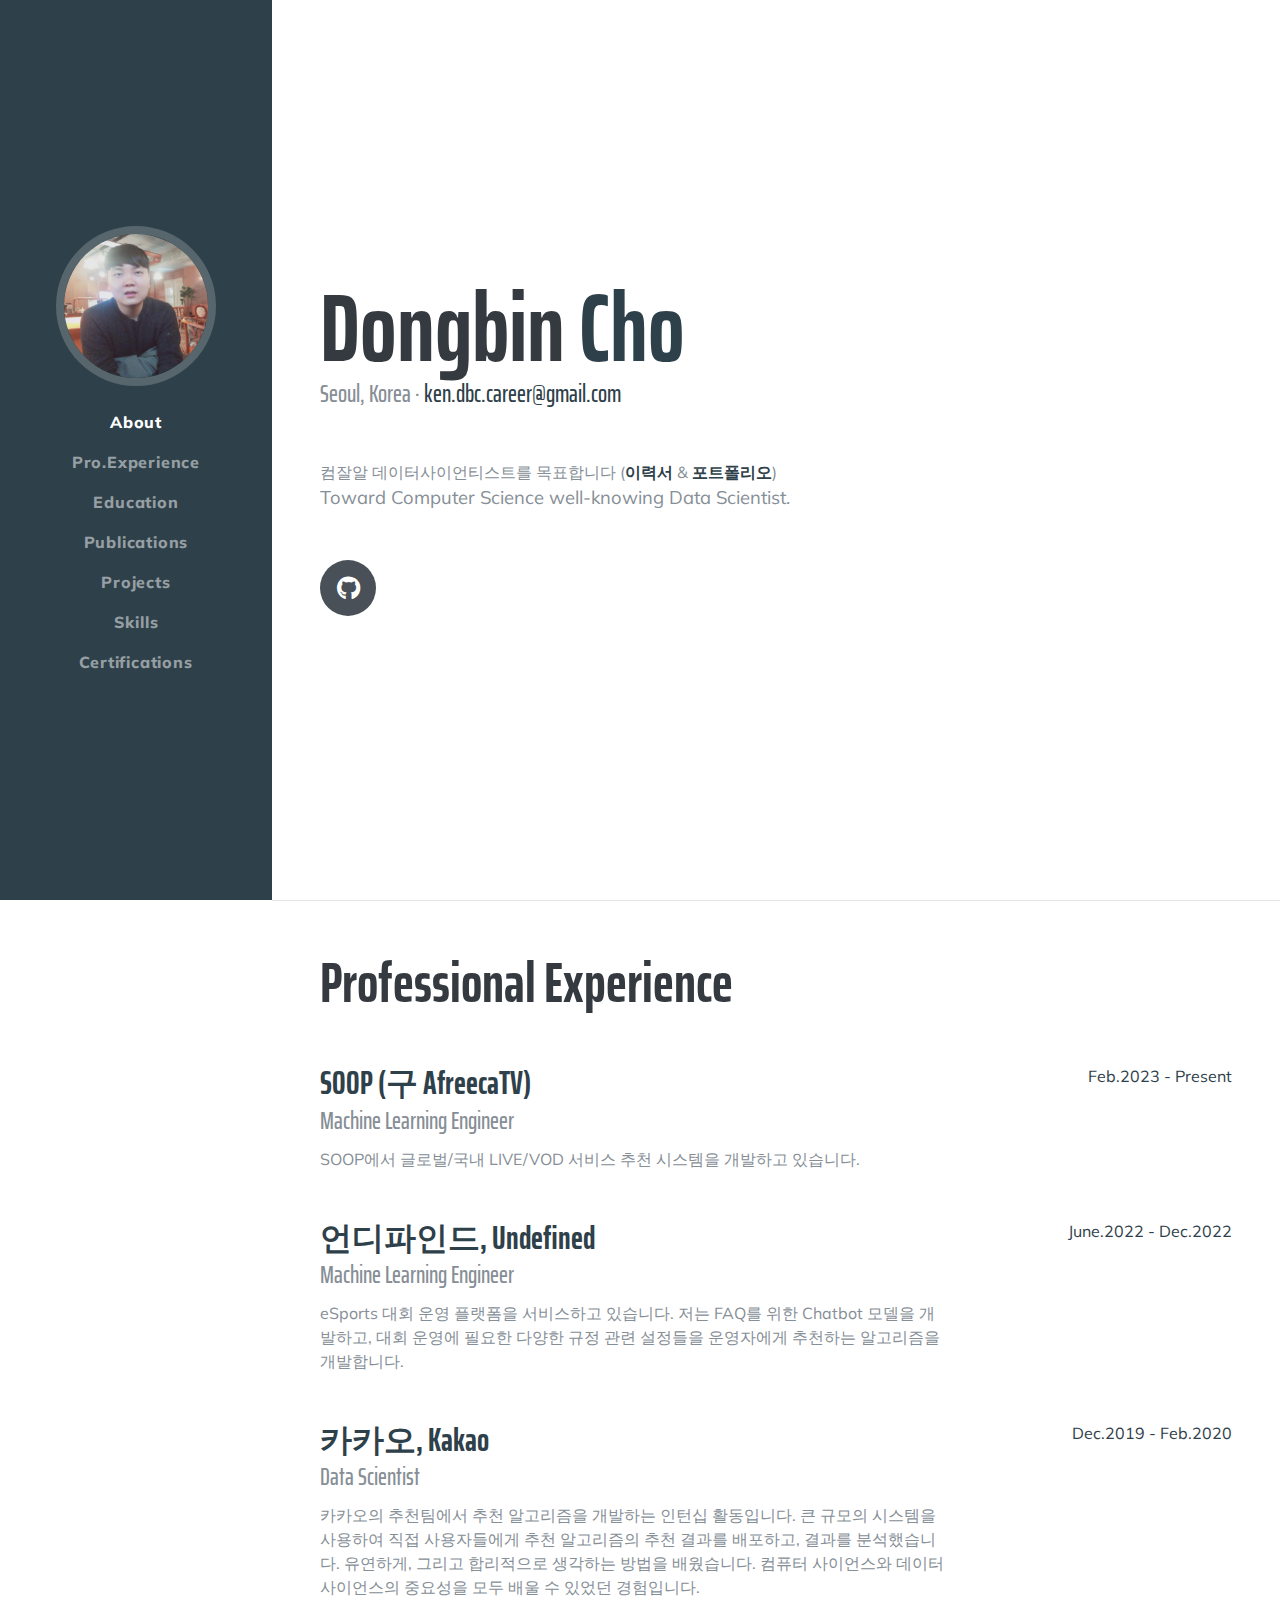
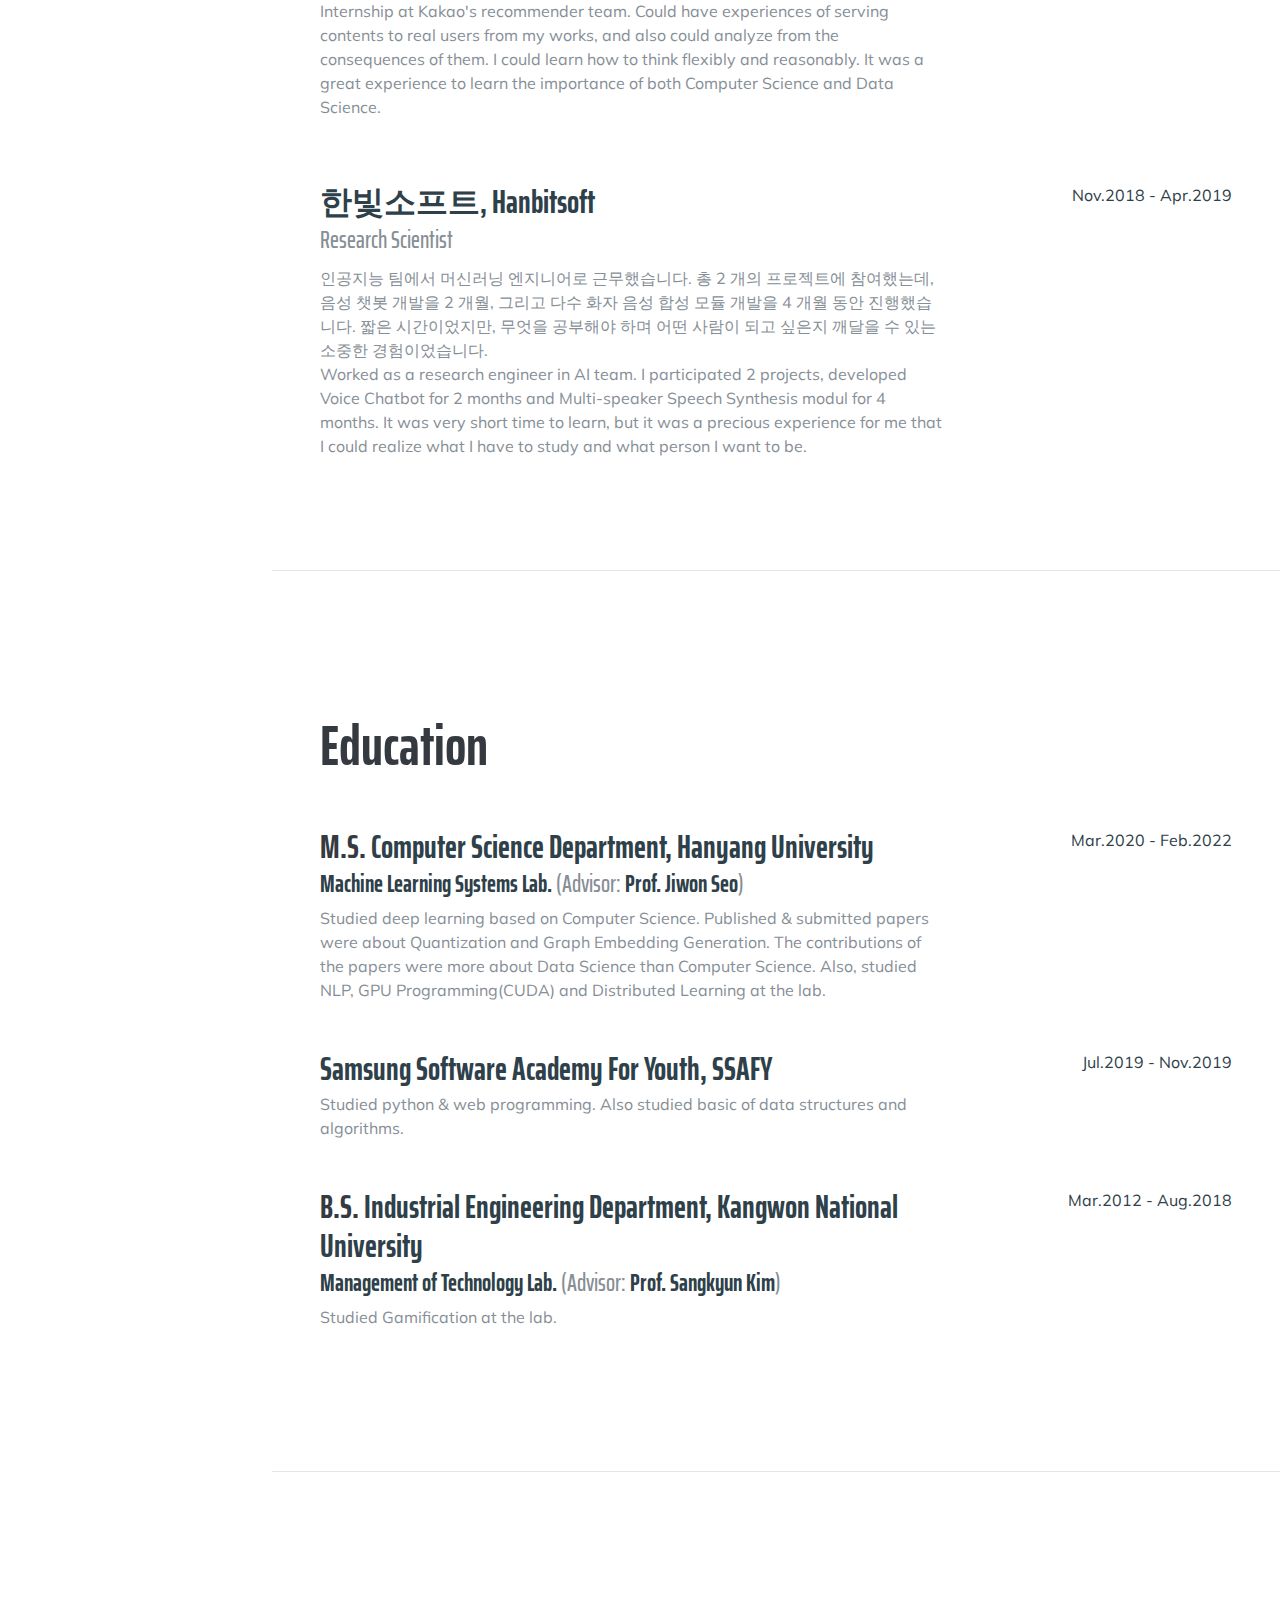
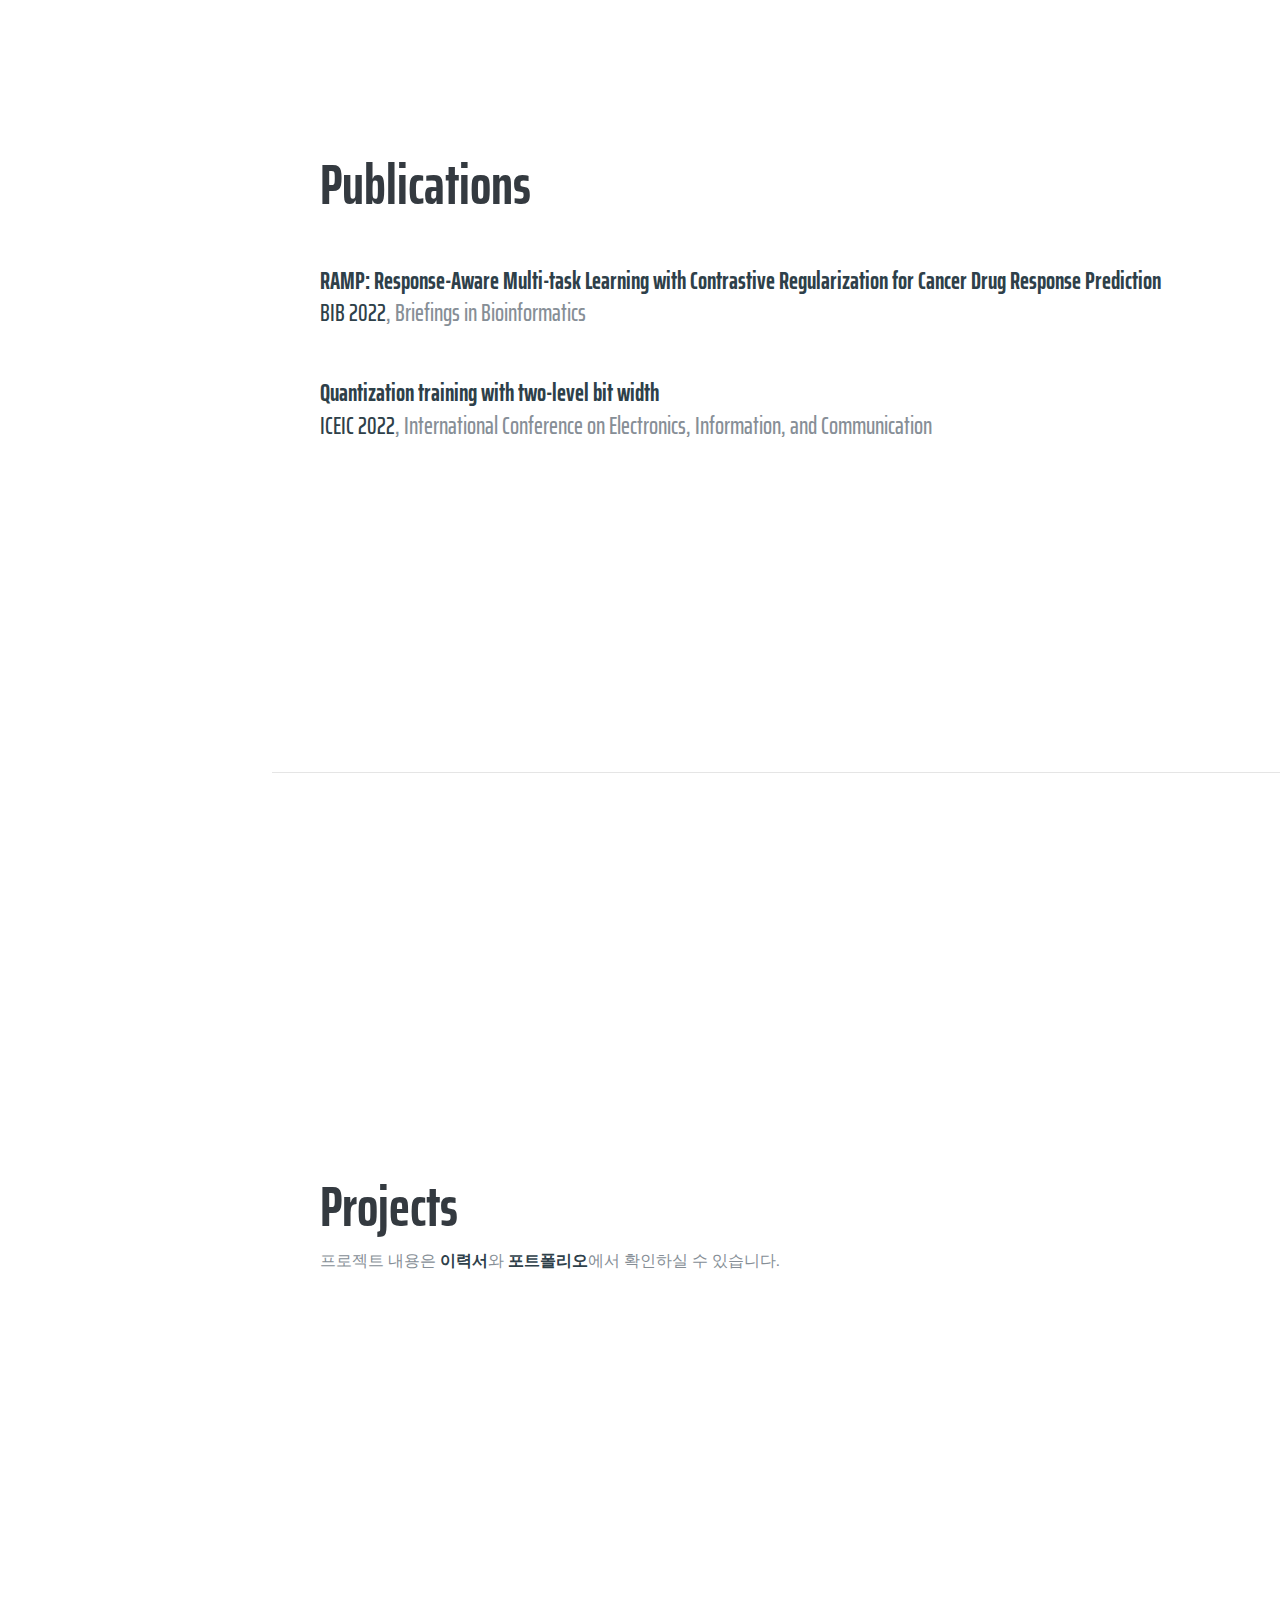
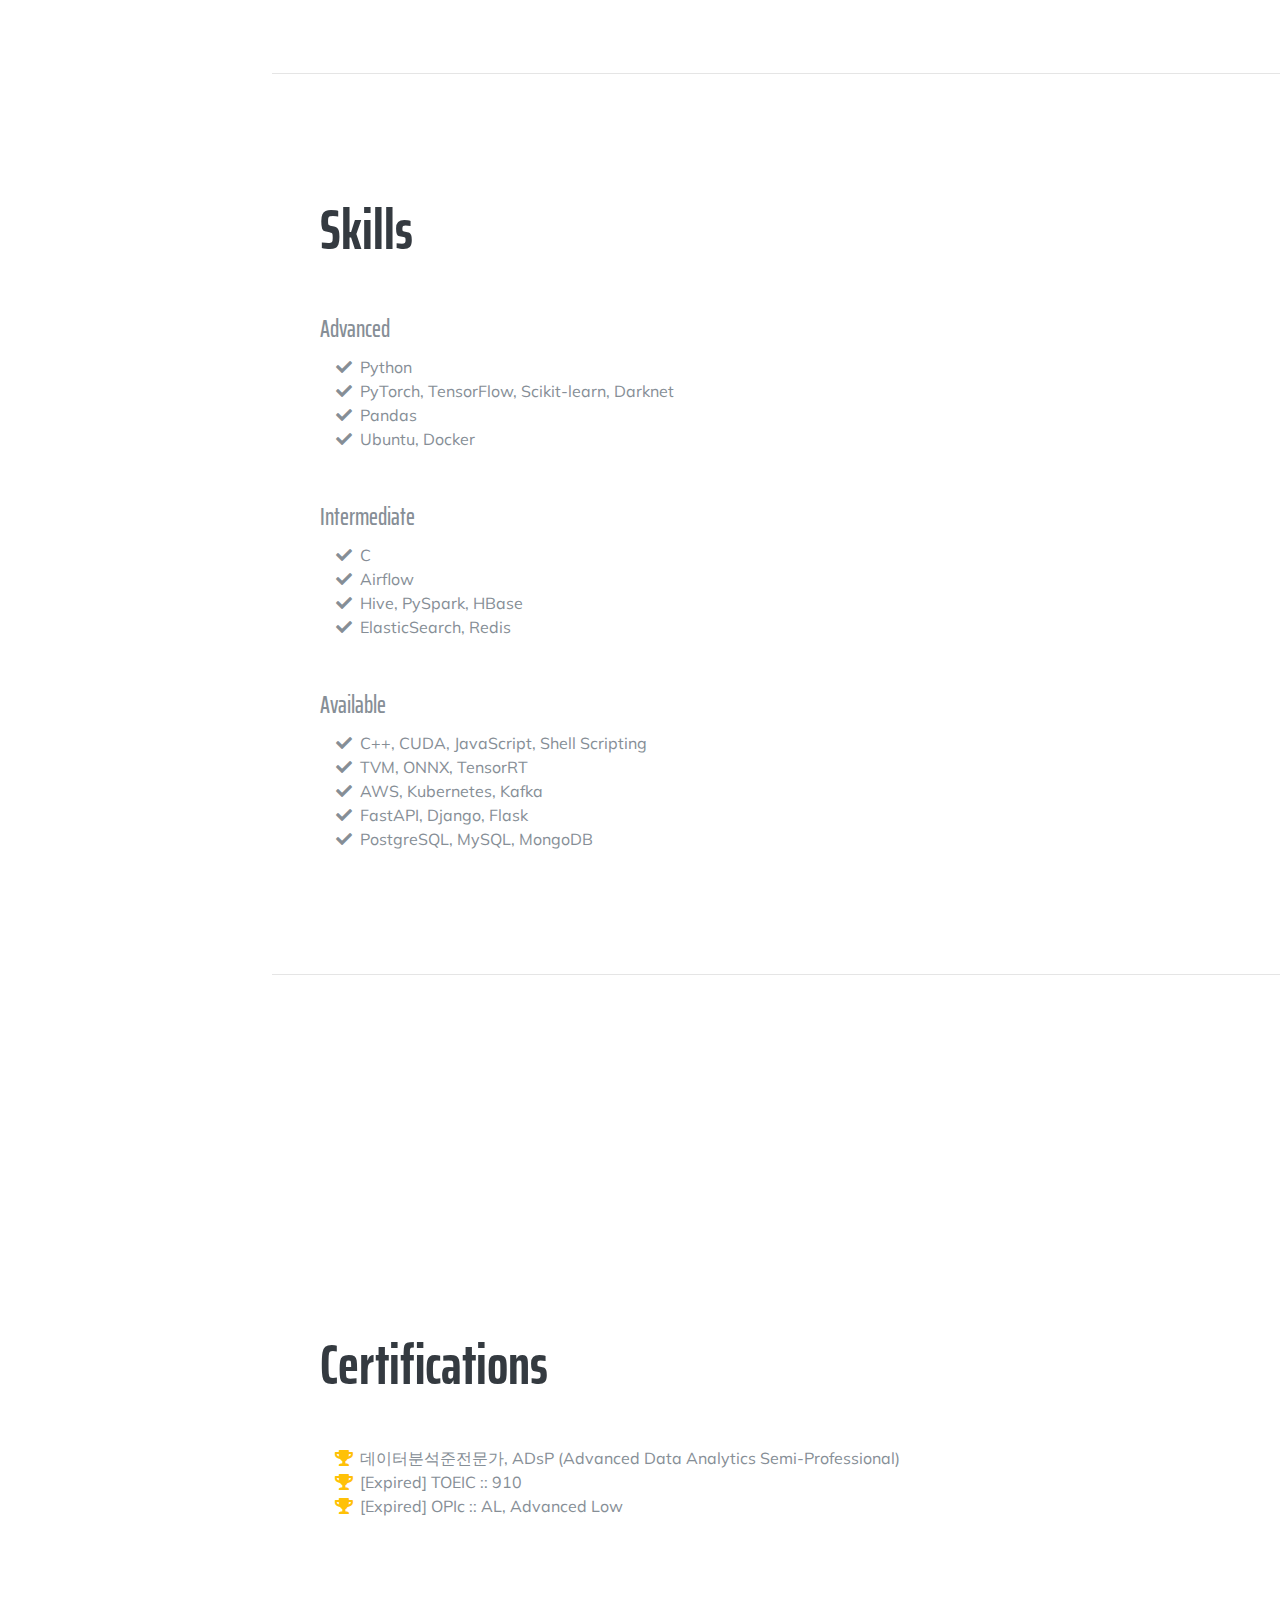
<file: index.html>
<!DOCTYPE html>
<html lang="ko">

<head>

  <meta charset="utf-8">
  <meta name="viewport" content="width=device-width, initial-scale=1, shrink-to-fit=no">
  <meta name="description" content="">
  <meta name="author" content="">

  <title>Dongbin Cho :: CV</title>

  <!-- Bootstrap core CSS -->
  <link href="vendor/bootstrap/css/bootstrap.min.css" rel="stylesheet">

  <!-- Custom fonts for this template -->
  <link href="https://fonts.googleapis.com/css?family=Saira+Extra+Condensed:500,700" rel="stylesheet">
  <link href="https://fonts.googleapis.com/css?family=Muli:400,400i,800,800i" rel="stylesheet">
  <link href="vendor/fontawesome-free/css/all.min.css" rel="stylesheet">

  <!-- Custom styles for this template -->
  <link href="css/resume.min.css" rel="stylesheet">

  <!-- Fabicon -->
  <link rel="shortcut icon" href="/img/favicon-16x16.png">

</head>

<body id="page-top">
  <nav class="navbar navbar-expand-lg navbar-dark bg-primary fixed-top" id="sideNav">
    <a class="navbar-brand js-scroll-trigger" href="#page-top">
      <span class="d-block d-lg-none">Dongbin Cho</span>
      <span class="d-none d-lg-block">
        <img class="img-fluid img-profile rounded-circle mx-auto mb-2" src="img/profile.jpg" alt="">
      </span>
    </a>
    <button class="navbar-toggler" type="button" data-toggle="collapse" data-target="#navbarSupportedContent" aria-controls="navbarSupportedContent" aria-expanded="false" aria-label="Toggle navigation">
      <span class="navbar-toggler-icon"></span>
    </button>
    <div class="collapse navbar-collapse" id="navbarSupportedContent">
      <ul class="navbar-nav">
        <li class="nav-item">
          <a class="nav-link js-scroll-trigger" href="#about">About</a>
        </li>
        <li class="nav-item">
          <a class="nav-link js-scroll-trigger" href="#experience">Pro.Experience</a>
        </li>
        <li class="nav-item">
          <a class="nav-link js-scroll-trigger" href="#education">Education</a>
        </li>
        <li class="nav-item">
          <a class="nav-link js-scroll-trigger" href="#publications">Publications</a>
        </li>
        <li class="nav-item">
          <a class="nav-link js-scroll-trigger" href="#projects">Projects</a>
        </li>
        <li class="nav-item">
          <a class="nav-link js-scroll-trigger" href="#skills">Skills</a>
        </li>
        <li class="nav-item">
          <a class="nav-link js-scroll-trigger" href="#certifications">Certifications</a>
        </li>
      </ul>
    </div>
  </nav>

  <div class="container-fluid p-0">

    <section class="resume-section p-3 p-lg-5 d-flex align-items-center" id="about">
      <div class="w-100">
        <h1 class="mb-1">Dongbin
          <span class="text-primary">Cho</span>
        </h1>
        <div class="subheading mb-5">Seoul, Korea ·
          <a href="mailto:ken.dbc.career@gmail.com">ken.dbc.career@gmail.com</a>
        </div>
        <p class="mb-0">컴잘알 데이터사이언티스트를 목표합니다 (<a href="assets/cv.pdf" class="font-weight-bold" target="_blank">이력서</a> & <a href="assets/portfolio.pdf" class="font-weight-bold" target="_blank">포트폴리오</a>)</p>
        <p class="lead mb-5">Toward Computer Science well-knowing Data Scientist.</p>
        <div class="social-icons">
          <!-- <a href="#">
            <i class="fab fa-linkedin-in"></i>
          </a> -->
          <a href="https://github.com/jarvis08/" target="_blank">
            <i class="fab fa-github"></i>
          </a>
          <!-- <a href="https://github.com/jarvis08/TIL" target="_blank">
            <i class="fab fa-superpowers"></i>
          </a>
          <a href="https://www.notion.so/Links-of-jarvis08-3ec5cb8df1bf453e9d78409976da54ab" target="_blank">
            <i class="fas fa-book"></i>
          </a>
          <a href="https://trello.com/b/L2OzHmaz/get-it" target="_blank">
            <i class="fab fa-trello"></i>
          </a> -->
          <!-- <a href="#">
            <i class="fab fa-twitter"></i>
          </a>
          <a href="#">
            <i class="fab fa-facebook-f"></i>
          </a> -->
        </div>
      </div>
    </section>

    <hr class="m-0">

    <!-- <section class="resume-section p-3 p-lg-5 d-flex justify-content-center" id="experience"> -->
    <section class="resume-section p-3 p-lg-5 d-flex align-items-center" id="experience">
      <div class="w-100">
        <h2 class="mb-5">Professional Experience</h2>
        <!-- <p class="pb-3"><a href="assets/career_description.pdf" class="font-weight-bold" target="_blank">경력기술서</a>는 따로 <a href="assets/career_description.pdf" class="font-weight-bold" target="_blank">링크</a>에서 확인하실 수 있습니다.</p> -->

        <div class="resume-item d-flex flex-column flex-md-row justify-content-between mb-5">
          <div class="resume-content">
            <h3 class="mb-0"><a href="https://www.sooplive.co.kr/" target="_blank">SOOP (구 AfreecaTV)</a></h3>
            <div class="subheading mb-2">Machine Learning Engineer</div> <p class="mb-0">SOOP에서 글로벌/국내 LIVE/VOD 서비스 추천 시스템을 개발하고 있습니다.</p></div>
          <div class="resume-date text-md-right">
            <span class="text-primary">Feb.2023 - Present</span>
          </div>
        </div>

        <div class="resume-item d-flex flex-column flex-md-row justify-content-between mb-5">
          <div class="resume-content">
            <h3 class="mb-0"><a href="https://www.undefined.gg/kor" target="_blank">언디파인드, Undefined</a></h3>
            <div class="subheading mb-2">Machine Learning Engineer</div>
            <p class="mb-0">eSports 대회 운영 플랫폼을 서비스하고 있습니다. 저는 FAQ를 위한 Chatbot 모델을 개발하고, 대회 운영에 필요한 다양한 규정 관련 설정들을 운영자에게 추천하는 알고리즘을 개발합니다.</p>
          </div>
          <div class="resume-date text-md-right">
            <span class="text-primary">June.2022 - Dec.2022</span>
          </div>
        </div>

        <div class="resume-item d-flex flex-column flex-md-row justify-content-between mb-5">
          <div class="resume-content">
            <h3 class="mb-0"><a href="https://www.kakaocorp.com/" target="_blank">카카오, Kakao</a></h3>
            <div class="subheading mb-2">Data Scientist</div>
            <p class="mb-0">카카오의 추천팀에서 추천 알고리즘을 개발하는 인턴십 활동입니다. 큰 규모의 시스템을 사용하여 직접 사용자들에게 추천 알고리즘의 추천 결과를 배포하고, 결과를 분석했습니다. 유연하게, 그리고 합리적으로 생각하는 방법을 배웠습니다. 컴퓨터 사이언스와 데이터 사이언스의 중요성을 모두 배울 수 있었던 경험입니다.</p>
            <p>Internship at Kakao's recommender team. Could have experiences of serving contents to real users from my works, and also could analyze from the consequences of them. I could learn how to think flexibly and reasonably. It was a great experience to learn the importance of both Computer Science and Data Science.</p>
          </div>
          <div class="resume-date text-md-right">
            <span class="text-primary">Dec.2019 - Feb.2020</span>
          </div>
        </div>

        <div class="resume-item d-flex flex-column flex-md-row justify-content-between mb-5">
          <div class="resume-content">
            <h3 class="mb-0"><a href="https://www.hanbitsoft.co.kr" target="_blank">한빛소프트, Hanbitsoft</a></h3>
            <div class="subheading mb-2">Research Scientist</div>
            <p class="mb-0">인공지능 팀에서 머신러닝 엔지니어로 근무했습니다. 총 2 개의 프로젝트에 참여했는데, 음성 챗봇 개발을 2 개월, 그리고 다수 화자 음성 합성 모듈 개발을 4 개월 동안 진행했습니다. 짧은 시간이었지만, 무엇을 공부해야 하며 어떤 사람이 되고 싶은지 깨달을 수 있는 소중한 경험이었습니다.</p>
            <p>Worked as a research engineer in AI team. I participated 2 projects, developed Voice Chatbot for 2 months and Multi-speaker Speech Synthesis modul for 4 months. It was very short time to learn, but it was a precious experience for me that I could realize what I have to study and what person I want to be.</p>
          </div>
          <div class="resume-date text-md-right">
            <span class="text-primary">Nov.2018 - Apr.2019</span>
          </div>
        </div>

        <!-- <div class="resume-item d-flex flex-column flex-md-row justify-content-between mb-5">
          <div class="resume-content">
            <h3 class="mb-0">Web Developer</h3>
            <div class="subheading mb-3">Intelitec Solutions</div>
            <p>Capitalize on low hanging fruit to identify a ballpark value added activity to beta test. Override the digital divide with additional clickthroughs from DevOps. Nanotechnology immersion along the information highway will close the loop on focusing solely on the bottom line.</p>
          </div>
          <div class="resume-date text-md-right">
            <span class="text-primary">December 2011 - March 2013</span>
          </div>
        </div>

        <div class="resume-item d-flex flex-column flex-md-row justify-content-between mb-5">
          <div class="resume-content">
            <h3 class="mb-0">Junior Web Designer</h3>
            <div class="subheading mb-3">Shout! Media Productions</div>
            <p>Podcasting operational change management inside of workflows to establish a framework. Taking seamless key performance indicators offline to maximise the long tail. Keeping your eye on the ball while performing a deep dive on the start-up mentality to derive convergence on cross-platform integration.</p>
          </div>
          <div class="resume-date text-md-right">
            <span class="text-primary">July 2010 - December 2011</span>
          </div>
        </div>

        <div class="resume-item d-flex flex-column flex-md-row justify-content-between">
          <div class="resume-content">
            <h3 class="mb-0">Web Design Intern</h3>
            <div class="subheading mb-3">Shout! Media Productions</div>
            <p>Collaboratively administrate empowered markets via plug-and-play networks. Dynamically procrastinate B2C users after installed base benefits. Dramatically visualize customer directed convergence without revolutionary ROI.</p>
          </div>
          <div class="resume-date text-md-right">
            <span class="text-primary">September 2008 - June 2010</span>
          </div>
        </div> -->

      </div>

    </section>

    <hr class="m-0">

    <section class="resume-section p-3 p-lg-5 d-flex align-items-center" id="education">
      <div class="w-100">
        <h2 class="mb-5">Education</h2>
        
        <div class="resume-item d-flex flex-column flex-md-row justify-content-between mb-5">
          <div class="resume-content">
            <h3 class="mb-0">M.S. <a href="http://cs.hanyang.ac.kr/" target="_blank">Computer Science Department</a>, <a href="http://www.grad.hanyang.ac.kr/" target="_blank">Hanyang University</a></h3>
            <div class="subheading mb-1"><a href="http://bdsl.hanyang.ac.kr/" class="font-weight-bold" target="_blank">Machine Learning Systems Lab.</a> (Advisor: <a href="http://bdsl.hanyang.ac.kr/" class="font-weight-bold" target="_blank">Prof. Jiwon Seo</a>)</div>
            <div>Studied deep learning based on Computer Science. Published & submitted papers were about Quantization and Graph Embedding Generation. The contributions of the papers were more about Data Science than Computer Science. Also, studied NLP, GPU Programming(CUDA) and Distributed Learning at the lab.</div>
          </div>
          <div class="resume-date text-md-right">
            <span class="text-primary">Mar.2020 - Feb.2022</span>
          </div>
        </div>

        <div class="resume-item d-flex flex-column flex-md-row justify-content-between mb-5">
          <div class="resume-content">
            <h3 class="mb-1"><a href="https://www.ssafy.com" target="_blank">Samsung Software Academy For Youth, SSAFY</a></h3>
            <div>Studied python & web programming. Also studied basic of data structures and algorithms.</div>
          </div>
          <div class="resume-date text-md-right">
            <span class="text-primary">Jul.2019 - Nov.2019</span>
          </div>
        </div>
        
        <div class="resume-item d-flex flex-column flex-md-row justify-content-between">
          <div class="resume-content">
            <h3 class="mb-0">B.S. <a href="https://sme.kangwon.ac.kr/sme/index.do" target="_blank">Industrial Engineering Department</a>, <a href="https://www.kangwon.ac.kr" target="_blank">Kangwon National University</a></h3>
            <div class="subheading mb-1"><a href="https://jarvis08.github.io/" class="font-weight-bold">Management of Technology Lab.</a> (Advisor: <a href="https://mindmover.guru/" class="font-weight-bold" target="_blank">Prof. Sangkyun Kim</a>)</div>
            <div>Studied Gamification at the lab.</div>
          </div>
          <div class="resume-date text-md-right">
            <span class="text-primary">Mar.2012 - Aug.2018</span>
          </div>
        </div>

      </div>
    </section>

    <hr class="m-0">

    <section class="resume-section p-3 p-lg-5 d-flex align-items-center" id="publications">
      <div class="w-100">
        <h2 class="mb-5">Publications</h2>
        <div class="resume-item d-flex flex-column flex-md-row justify-content-between mb-4">
          <div class="resume-content mb-3">
            <h4 class="mb-0"><a href="https://academic.oup.com/bib/advance-article/doi/10.1093/bib/bbac504/6865135" class="font-weight-bold" target="_blank">RAMP: Response-Aware Multi-task Learning with Contrastive Regularization for Cancer Drug Response Prediction</a></h4>
            <div class="subheading mb-2"><a href="https://academic.oup.com/bib" target="_blank">BIB 2022</a>, Briefings in Bioinformatics</div>
          </div>
        </div>
        <div class="resume-item d-flex flex-column flex-md-row justify-content-between mb-4">
          <div class="resume-content mb-3">
            <h4 class="mb-0"><a href="https://ieeexplore.ieee.org/document/9748737" class="font-weight-bold" target="_blank">Quantization training with two-level bit width</a></h4>
            <div class="subheading mb-2"><a href="https://iceic.org/2022/" target="_blank">ICEIC 2022</a>, International Conference on Electronics, Information, and Communication</div>
          </div>
        </div>
      </div>
    </section>


    <hr class="m-0">

    <section class="resume-section p-3 p-lg-5 d-flex align-items-center" id="projects">
      <div class="w-100">
        <h2>Projects</h2>
        <p class="my-0">프로젝트 내용은 <a href="assets/cv.pdf" class="font-weight-bold" target="_blank">이력서</a>와 <a href="assets/portfolio.pdf" class="font-weight-bold" target="_blank">포트폴리오</a>에서 확인하실 수 있습니다.</p>
        <!-- <p class="pb-3">You can see more about projects in <a href="assets/portfolio.pdf" class="font-weight-bold" target="_blank">portfolio</a> and <a href="assets/portfolio_details.pdf" class="font-weight-bold" target="_blank">portfolio details</a> links.</p> -->
<!-- 
        <div class="resume-item d-flex flex-column flex-md-row justify-content-between mb-4">
          <div class="resume-content mb-3">
            <h3 class="mb-0">Match Result Recorder</h3>
            <div class="subheading mb-2">Undefined</div>
            <p class="mb-0">eSports 대회 진행 플랫폼인 Undefined의 iScrim에서 사용되는 OCR 기술입니다. 대회를 진행하며 match 별 결과 page의 snapshot으로 부터 사용자 정보와 경기 결과를 자동으로 parse 하고, 기록합니다.</p>
          </div>
          <div class="resume-date text-md-right">
            <span class="text-primary">Nov.2022 - Nov.2022</span>
          </div>
        </div>

        <div class="resume-item d-flex flex-column flex-md-row justify-content-between mb-4">
          <div class="resume-content mb-3">
            <h3 class="mb-0">Competition Rule Recommendation</h3>
            <div class="subheading mb-2">Undefined</div>
            <p class="mb-0">eSports 대회 진행 플랫폼인 Undefined의 iScrim을 이용하여 대회 오거나이저가 대회를 개최할 때, 복잡한 세부 규정들을 직접 작성하는 대신 추천 알고리즘을 이용하여 쉽게 설정할 수 있습니다.</p>
          </div>
          <div class="resume-date text-md-right">
            <span class="text-primary">Sep.2022 - Oct.2022</span>
          </div>
        </div>

        <div class="resume-item d-flex flex-column flex-md-row justify-content-between mb-4">
          <div class="resume-content mb-3">
            <h3 class="mb-0">FAQ Chatbot</h3>
            <div class="subheading mb-2">Undefined</div>
            <p class="mb-0">Undefined의 iScrim은 eSports 대회 진행 플랫폼으로, 사용자는 오거나이저와 선수(참가자)로 총 두 가지로 구분됩니다. iScrim 플랫폼과 관련된 질의응답을 Chatbot이 대신 수행합니다.</p>
          </div>
          <div class="resume-date text-md-right">
            <span class="text-primary">June.2022 - Aug.2022</span>
          </div>
        </div>

        <div class="resume-item d-flex flex-column flex-md-row justify-content-between mb-4">
          <div class="resume-content mb-3">
            <h3 class="mb-0">Network(Graph) Embedding Generation</h3>
            <div class="subheading mb-2">Machine Learning System Lab., Hanyang University</div>
            <p class="mb-0">불균형 그래프 데이터셋에 대해 embedding generation이 개선될 수 있도록 Negative Sampling을 변형했습니다.</p>
            <p class="mb-0">Transformed Negative Sampling to make trained embedding representations to reflect the network better when the dataset is unbalanced.</p>
          </div>
          <div class="resume-date text-md-right">
            <span class="text-primary">Mar.2020 - Dec.2022</span>
          </div>
        </div>

        <div class="resume-item d-flex flex-column flex-md-row justify-content-between mb-4">
          <div class="resume-content mb-3">
            <h3 class="mb-0">DNN Model Quantization</h3>
            <div class="subheading mb-2">Machine Learning System Lab., Hanyang University</div>
            <p class="mb-0">Baseline이 되는 Google의 Quantization Aware Training을 통계적 관점에서 고민하고 개선시켰습니다.</p>
            <p class="mb-0">Improved the baseline technique, Google's Quantization Aware Training, based on datum's statistical characteristics.</p>
          </div>
          <div class="resume-date text-md-right">
            <span class="text-primary">Mar.2020 - Feb.2022</span>
          </div>
        </div>

        <div class="resume-item d-flex flex-column flex-md-row justify-content-between mb-4">
          <div class="resume-content mb-3">
            <h3 class="mb-0">Korean AI Assistant</h3>
            <div class="subheading mb-2">Machine Learning System Lab., Hanyang University</div>
            <p class="mb-0">Stanford University의 OVAL과 함께 한글 버전의 AI Assistant에 사용 될 Seq2SQL 모델을 학습시켰습니다.</p>
            <p class="mb-0">Trained Korean Seq2SQL model for the AI Assistant with the OVAL, Stanford University.</p>
          </div>
          <div class="resume-date text-md-right">
            <span class="text-primary">Jul.2020 - Aug.2020</span>
          </div>
        </div>

        <div class="resume-item d-flex flex-column flex-md-row justify-content-between mb-4">
          <div class="resume-content mb-3">
            <h3 class="mb-0"><a href="pjt_kakao_intern.html" target="_blank">Improving Recommender Systems</a></h3>
            <div class="subheading mb-2">카카오, Kakao</div>
            <p class="mb-0">카카오 인턴십에 참여하여 약 2개월간 진행한 프로젝트입니다. 총 두 가지 서비스들을 담당했으며, 서비스 별로 4개, 1개의 '실험'들을 진행했습니다.</p>
            <p class="mb-0">Done during Internship of Kakao. I was responsible for 2 services, and had experiments for 4 and 1 each.</p>
          </div>
          <div class="resume-date text-md-right">
            <span class="text-primary">Dec.2019 - Feb.2020</span>
          </div>
        </div>

        <div class="resume-item d-flex flex-column flex-md-row justify-content-between mb-4">
          <div class="resume-content mb-3">
            <h3 class="mb-0">TensorFlow 2.0 Beta Tutorial</h3>
            <div class="subheading mb-2">GDG(Google Developers Group) 제주, GDG Jeju</div>
            <p class="mb-0">현재 TensorFlow 2.0 Beta 버전의 튜토리얼을 제작하는 오픈 소스 프로젝트에 참여하고 있습니다. 튜토리얼은 책으로 출간될 예정이며, 협업에 사용하고 있는 Notion 페이지는 함께 공유될 예정입니다.</p>
            <p class="mb-0">I'm participating in open source project making tutorial of TensorFlow 2.0 Beta. The tutorial will be published as a book. Also, the Notion page where participants write their own parts will also be shared to everyone.</p>
          </div>
          <div class="resume-date text-md-right">
            <span class="text-primary">Sep.2019 - Oct.2019</span>
          </div>
        </div>

        <div class="resume-item d-flex flex-column flex-md-row justify-content-between mb-4">
          <div class="resume-content">
            <h3 class="mb-0"><a href="pjt_hbs_multi.html" target="_blank">Multi-Speaker Speech Synthesis</a></h3>
            <div class="subheading mb-2">한빛소프트, Hanbitsoft</div>
            <p class="mb-0">처음으로 음성 데이터셋을 다루었으며, 팀에서 주도적인 역할을 수행한 프로젝트입니다. 음성 데이터셋을 탐색하고 전처리 했으며, 인공신경망 네트워크를 이용하여 다수 화자 음성 합성 모델을 제작했습니다.</p>
            <p class="mb-0">It was my first time to handle speech datasets and try to develope speech synthesizing neural network. It was my first project that I had a leading role. I could learn how to schedule my work, and communicate with other teammates better.</p>
          </div>
          <div class="resume-date text-md-right">
            <span class="text-primary">Jan.2019 - Apr.2019</span>
          </div>
        </div>

        <div class="resume-item d-flex flex-column flex-md-row justify-content-between">
          <div class="resume-content">
            <h3 class="mb-0"><a href="pjt_hbs_chatbot.html" target="_blank">Voice Chatbot</a></h3>
            <div class="subheading mb-2">한빛소프트, Hanbitsoft</div>
            <p class="mb-0">영어 교육 어플리케이션의 원어민 강사 콘텐츠 중 일부를 대체하기 위해 진행했던 프로젝트입니다. 음성 인식을 통해 사용자의 음성을 텍스트로 전환한 후, 텍스트 응답을 생성하며, 다시 텍스트를 음성 합성하여 사용자에게 음성 답변을 돌려줍니다.</p>
            <p class="mb-0">Developed Voice Chatbot module to replace part of contents in English educating application, specifically the works performed by native English speakers.</p>
          </div>
          <div class="resume-date text-md-right">
            <span class="text-primary">Nov.2018 - Dec.2018</span>
          </div>
        </div> -->
      </div>
    </section>

    <hr class="m-0">

    <section class="resume-section p-3 p-lg-5 d-flex align-items-center" id="skills">
      <div class="w-100">
        <h2 class="mb-5">Skills</h2>

        <!-- <div class="subheading mb-3">Programming Languages &amp; Frameworks</div>
        <ul class="list-inline dev-icons">
          <li class="list-inline-item">
            <i class="fab fa-html5"></i>
          </li>
          <li class="list-inline-item">
            <i class="fab fa-css3-alt"></i>
          </li>
          <li class="list-inline-item">
            <i class="fab fa-js-square"></i>
          </li>
          <li class="list-inline-item">
            <i class="fab fa-angular"></i>
          </li>
          <li class="list-inline-item">
            <i class="fab fa-react"></i>
          </li>
          <li class="list-inline-item">
            <i class="fab fa-node-js"></i>
          </li>
          <li class="list-inline-item">
            <i class="fab fa-sass"></i>
          </li>
          <li class="list-inline-item">
            <i class="fab fa-less"></i>
          </li>
          <li class="list-inline-item">
            <i class="fab fa-wordpress"></i>
          </li>
          <li class="list-inline-item">
            <i class="fab fa-gulp"></i>
          </li>
          <li class="list-inline-item">
            <i class="fab fa-grunt"></i>
          </li>
          <li class="list-inline-item">
            <i class="fab fa-npm"></i>
          </li>
        </ul> -->
        <div class="subheading mb-2">Advanced</div>
        <ul class="fa-ul mb-0">
          <li><i class="fa-li fa fa-check"></i>Python</li>
          <li><i class="fa-li fa fa-check"></i>PyTorch, TensorFlow, Scikit-learn, Darknet</li>
          <li><i class="fa-li fa fa-check"></i>Pandas</li>
          <li><i class="fa-li fa fa-check"></i>Ubuntu, Docker</li>
        </ul>
        <br><br>

        <div class="subheading mb-2">Intermediate</div>
        <ul class="fa-ul mb-0">
          <li><i class="fa-li fa fa-check"></i>C</li>
          <li><i class="fa-li fa fa-check"></i>Airflow</li>
          <li><i class="fa-li fa fa-check"></i>Hive, PySpark, HBase</li>
          <li><i class="fa-li fa fa-check"></i>ElasticSearch, Redis</li>
        </ul>
        <br><br>

        <div class="subheading mb-2">Available</div>
        <ul class="fa-ul mb-0">
          <li><i class="fa-li fa fa-check"></i>C++, CUDA, JavaScript, Shell Scripting</li>
          <li><i class="fa-li fa fa-check"></i>TVM, ONNX, TensorRT</li>
          <li><i class="fa-li fa fa-check"></i>AWS, Kubernetes, Kafka</li>
          <li><i class="fa-li fa fa-check"></i>FastAPI, Django, Flask</li>
          <li><i class="fa-li fa fa-check"></i>PostgreSQL, MySQL, MongoDB</li>
        </ul>
      </div>
    </section>

    <hr class="m-0">

    <section class="resume-section p-3 p-lg-5 d-flex align-items-center" id="certifications">
      <div class="w-100">
        <h2 class="mb-5">Certifications</h2>
        <ul class="fa-ul mb-0">
          <li>
            <i class="fa-li fa fa-trophy text-warning"></i>
            데이터분석준전문가, ADsP (Advanced Data Analytics Semi-Professional)</li>
          <li>
            <i class="fa-li fa fa-trophy text-warning"></i>
            [Expired] TOEIC :: 910</li>
          <li>
            <i class="fa-li fa fa-trophy text-warning"></i>
            [Expired] OPIc :: AL, Advanced Low</li>
        </ul>
      </div>
    </section>

  </div>

  <!-- Bootstrap core JavaScript -->
  <script src="vendor/jquery/jquery.min.js"></script>
  <script src="vendor/bootstrap/js/bootstrap.bundle.min.js"></script>

  <!-- Plugin JavaScript -->
  <script src="vendor/jquery-easing/jquery.easing.min.js"></script>

  <!-- Custom scripts for this template -->
  <script src="js/resume.min.js"></script>

</body>

</html>
</file>
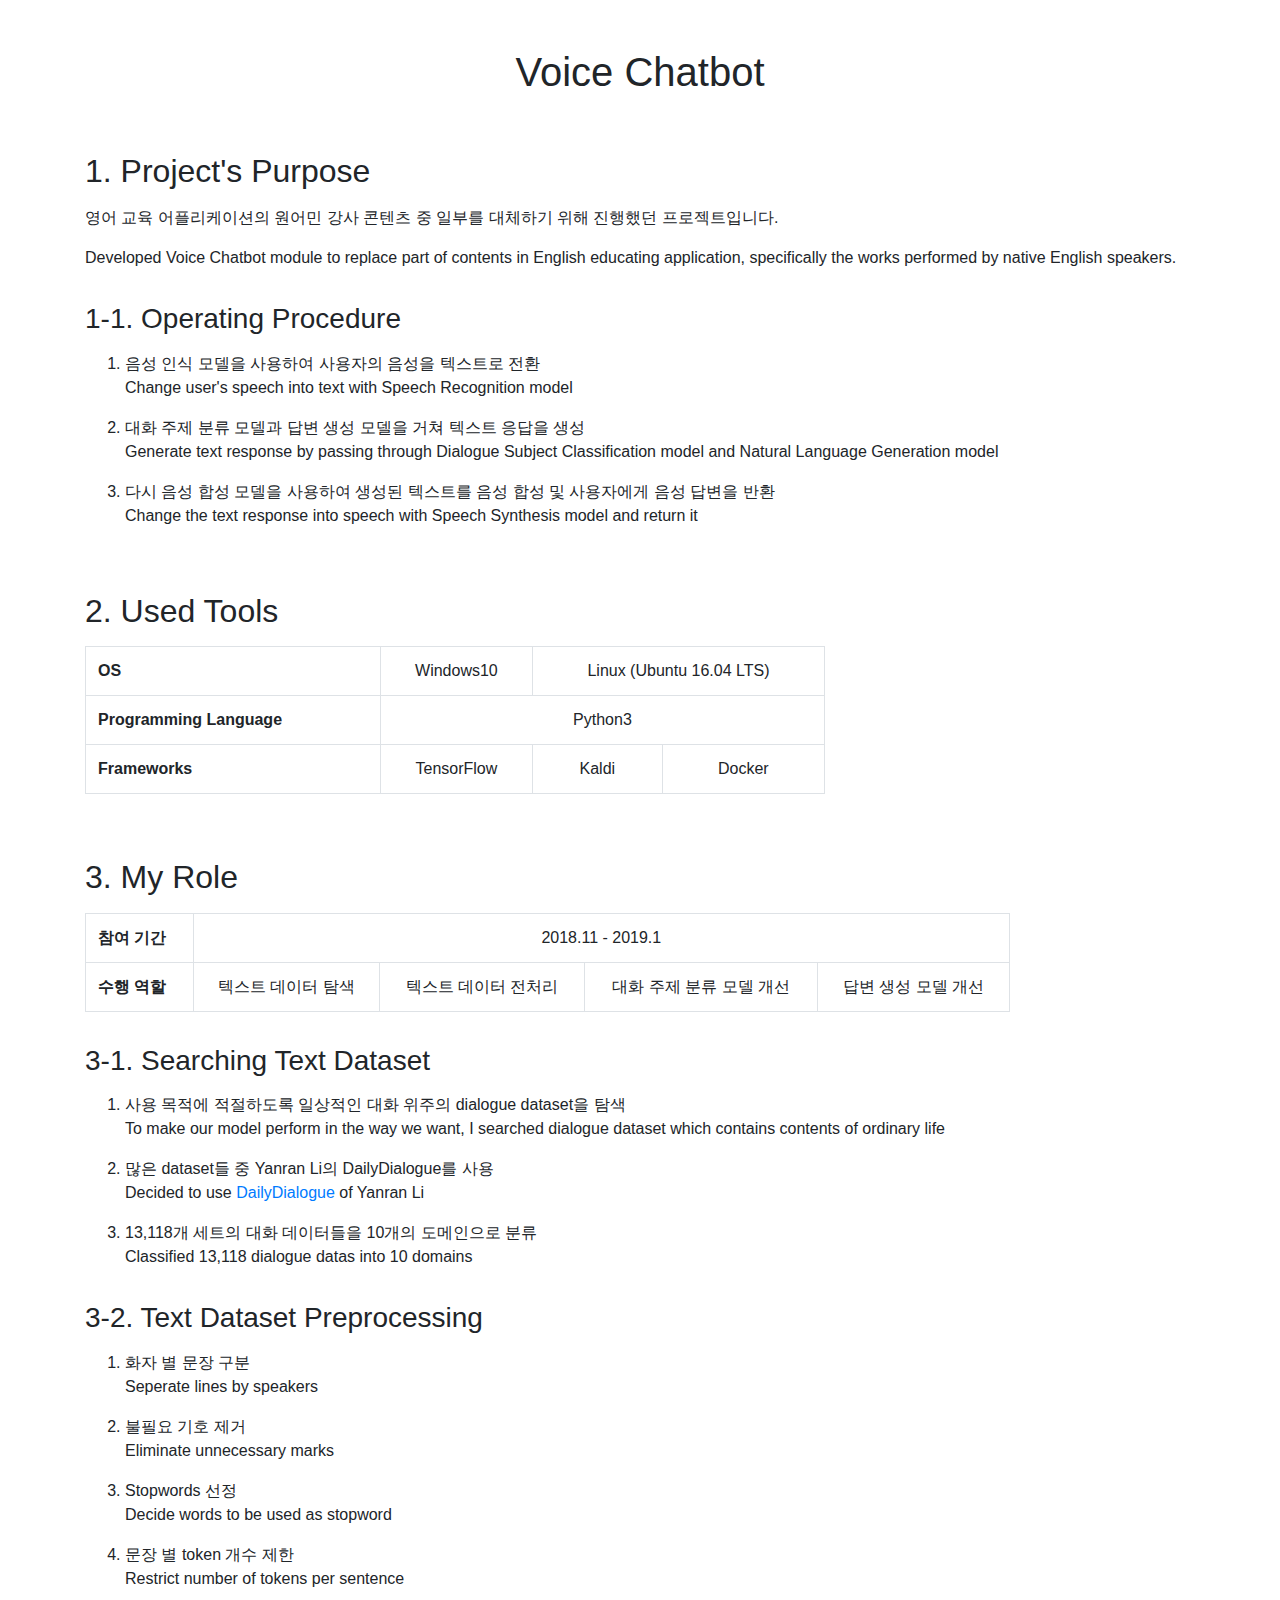
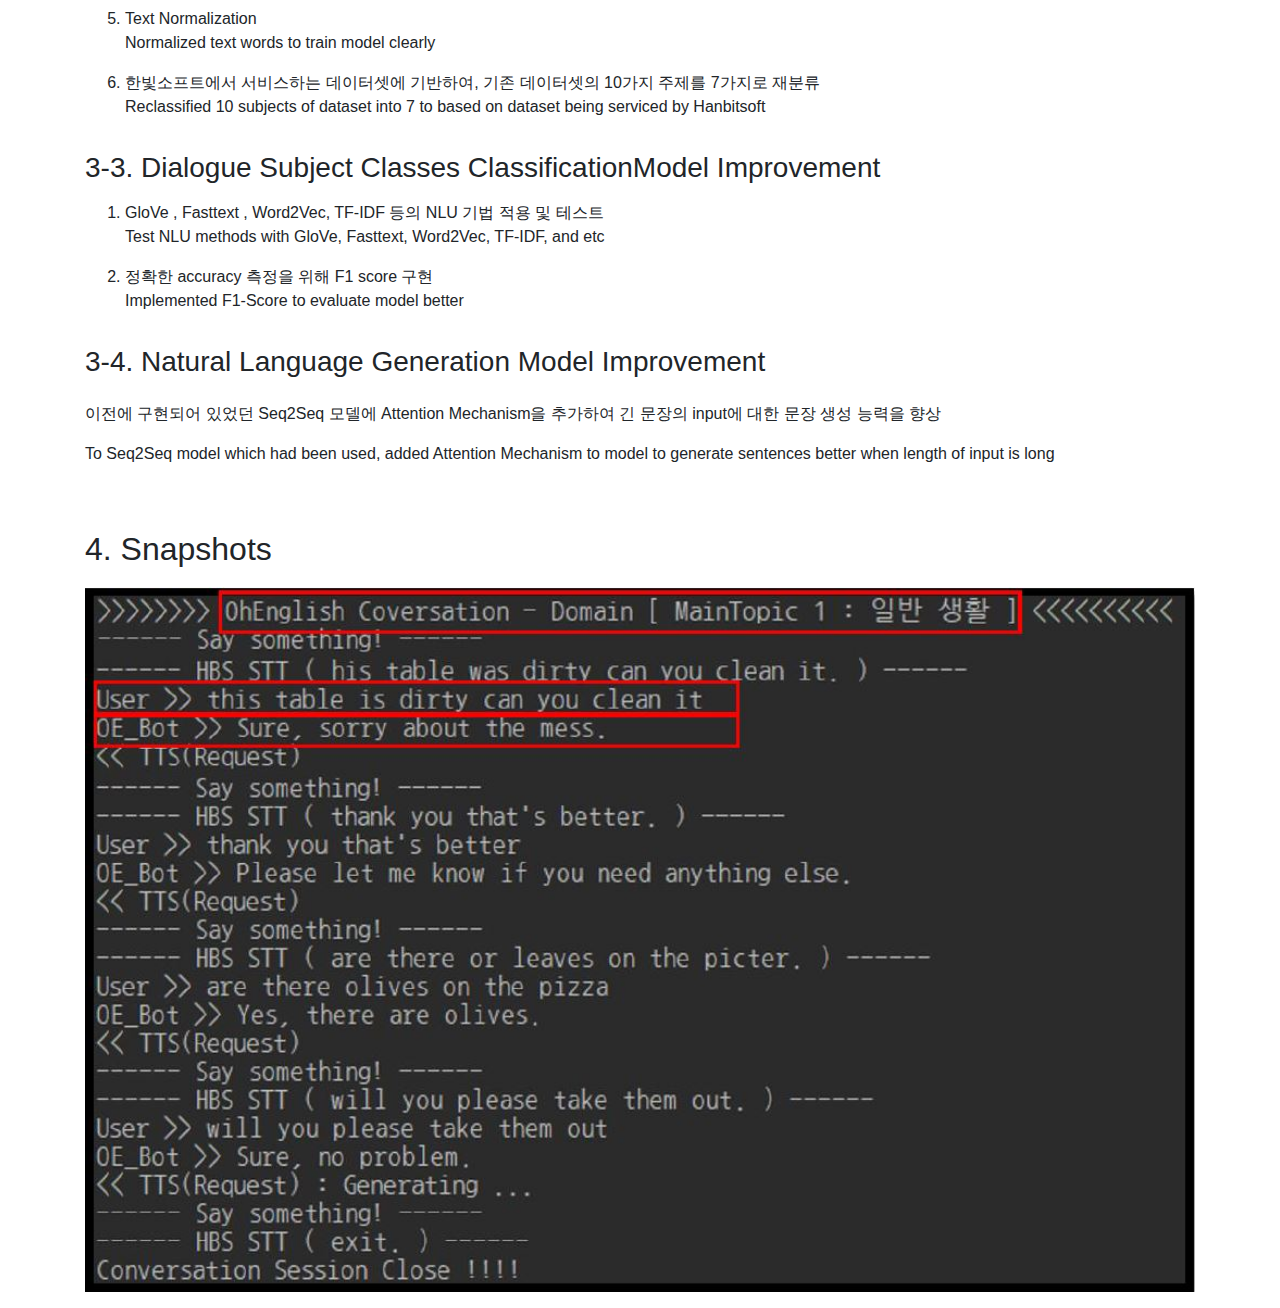
<file: pjt_hbs_chatbot.html>
<!doctype html>
<html lang="en">

<head>
  <meta charset="utf-8">
  <meta name="viewport" content="width=device-width, initial-scale=1, shrink-to-fit=no">
  <link rel="stylesheet" href="https://stackpath.bootstrapcdn.com/bootstrap/4.3.1/css/bootstrap.min.css"
    integrity="sha384-ggOyR0iXCbMQv3Xipma34MD+dH/1fQ784/j6cY/iJTQUOhcWr7x9JvoRxT2MZw1T" crossorigin="anonymous">

  <title>VoiceChatbot</title>
</head>

<body>
  <div class="container mt-5">
    <div class="row justify-content-center">
      <h1>Voice Chatbot</h1>
    </div>
    <div class="form-group mt-5">
      <h2>1. Project's Purpose</h2>
      <p class="mt-3">영어 교육 어플리케이션의 원어민 강사 콘텐츠 중 일부를 대체하기 위해 진행했던 프로젝트입니다.</p>
      <p>Developed Voice Chatbot module to replace part of contents in English educating application, specifically the works performed by native English speakers.</p>
      
      <h3 class="pt-3">1-1. Operating Procedure</h3>
      <ol class="mt-3">
        <li>음성 인식 모델을 사용하여 사용자의 음성을 텍스트로 전환</li>
        <p>Change user's speech into text with Speech Recognition model</p>
        <li>대화 주제 분류 모델과 답변 생성 모델을 거쳐 텍스트 응답을 생성</li>
        <p>Generate text response by passing through Dialogue Subject Classification model and Natural Language Generation model</p>
        <li>다시 음성 합성 모델을 사용하여 생성된 텍스트를 음성 합성 및 사용자에게 음성 답변을 반환</li>
        <p>Change the text response into speech with Speech Synthesis model and return it</p>
      </ol>
    </div>

    <div class="form-group mt-5">
        <h2 class="pt-3">2. Used Tools</h2>
        <div class="mt-3">
        <table class="table table-bordered col-xl-8">
          <tbody>
            <tr>
              <th scope="row">OS</th>
              <td class="text-center">Windows10</td>
              <td class="text-center" colspan="2">Linux (Ubuntu 16.04 LTS)</td>
            </tr>
            <tr>
              <th scope="row">Programming Language</th>
              <td class="text-center" colspan="3">Python3</td>
            </tr>
            <tr>
              <th scope="row">Frameworks</th>
              <td class="text-center">TensorFlow</td>
              <td class="text-center">Kaldi</td>
              <td class="text-center">Docker</td>
            </tr>
          </tbody>
        </table>
      </div>
    </div>

    <div class="form-group mt-5">
      <h2 class="pt-3">3. My Role</h2>

      <div class="mt-3">
        <table class="table table-bordered col-xl-10">
          <tbody>
            <tr>
              <th scope="row">참여 기간</th>
              <td class="text-center" colspan="4">2018.11 - 2019.1</td>
            </tr>
            <tr>
              <th scope="row">수행 역할</th>
              <td class="text-center">텍스트 데이터 탐색</td>
              <td class="text-center">텍스트 데이터 전처리</td>
              <td class="text-center">대화 주제 분류 모델 개선</td>
              <td class="text-center">답변 생성 모델 개선</td>
            </tr>
          </tbody>
        </table>
      </div>

      <h3 class="pt-3">3-1. Searching Text Dataset</h3>
        <ol class="mt-3">
          <li>사용 목적에 적절하도록 일상적인 대화 위주의 dialogue dataset을 탐색</li>
          <p>To make our model perform in the way we want, I searched dialogue dataset which contains contents of ordinary life</p>
          <li>많은 dataset들 중 Yanran Li의 DailyDialogue를 사용</li>
          <p>Decided to use <a href="https://arxiv.org/pdf/1710.03957.pdf">DailyDialogue</a> of Yanran Li</p>
          <li>13,118개 세트의 대화 데이터들을 10개의 도메인으로 분류</li>
          <p>Classified 13,118 dialogue datas into 10 domains</p>
        </ol>

      <h3 class="pt-3">3-2. Text Dataset Preprocessing</h3>
        <ol class="mt-3">
          <li>화자 별 문장 구분</li>
          <p>Seperate lines by speakers</p>
          <li>불필요 기호 제거</li>
          <p>Eliminate unnecessary marks</p>
          <li>Stopwords 선정</li>
          <p>Decide words to be used as stopword</p>
          <li>문장 별 token 개수 제한</li>
          <p>Restrict number of tokens per sentence</p>
          <li>Text Normalization</li>
          <p>Normalized text words to train model clearly</p>
          <li>한빛소프트에서 서비스하는 데이터셋에 기반하여, 기존 데이터셋의 10가지 주제를 7가지로 재분류</li>
          <p>Reclassified 10 subjects of dataset into 7 to based on dataset being serviced by Hanbitsoft</p>
        </ol>

      <h3 class="pt-3">3-3. Dialogue Subject Classes ClassificationModel Improvement</h3>
        <ol class="mt-3">
          <li>GloVe , Fasttext , Word2Vec, TF-IDF 등의 NLU 기법 적용 및 테스트</li>
          <p>Test NLU methods with GloVe, Fasttext, Word2Vec, TF-IDF, and etc</p>
          <li>정확한 accuracy 측정을 위해 F1 score 구현</li>
          <p>Implemented F1-Score to evaluate model better</p>
        </ol>

      <h3 class="pt-3">3-4. Natural Language Generation Model Improvement</h3>
      <p class="pt-3">이전에 구현되어 있었던 Seq2Seq 모델에 Attention Mechanism을 추가하여 긴 문장의 input에 대한 문장 생성 능력을 향상</p>
      <p class="pt-0">To Seq2Seq model which had been used, added Attention Mechanism to model to generate sentences better when length of input is long</p>
    </div>
    
    <div class="form-group mt-5">
      <h2 class="pt-3">4. Snapshots</h2>
      <img style="width: 100%; margin-top: 10px;" src="assets/pjt_hbs_chatbot.JPG" alt="chatbot snapshot">
    </div>
  </div>
  <script src="https://code.jquery.com/jquery-3.3.1.slim.min.js"
    integrity="sha384-q8i/X+965DzO0rT7abK41JStQIAqVgRVzpbzo5smXKp4YfRvH+8abtTE1Pi6jizo" crossorigin="anonymous">
  </script>
  <script src="https://cdnjs.cloudflare.com/ajax/libs/popper.js/1.14.7/umd/popper.min.js"
    integrity="sha384-UO2eT0CpHqdSJQ6hJty5KVphtPhzWj9WO1clHTMGa3JDZwrnQq4sF86dIHNDz0W1" crossorigin="anonymous">
  </script>
  <script src="https://stackpath.bootstrapcdn.com/bootstrap/4.3.1/js/bootstrap.min.js"
    integrity="sha384-JjSmVgyd0p3pXB1rRibZUAYoIIy6OrQ6VrjIEaFf/nJGzIxFDsf4x0xIM+B07jRM" crossorigin="anonymous">
  </script>
</body>

</html>
</file>
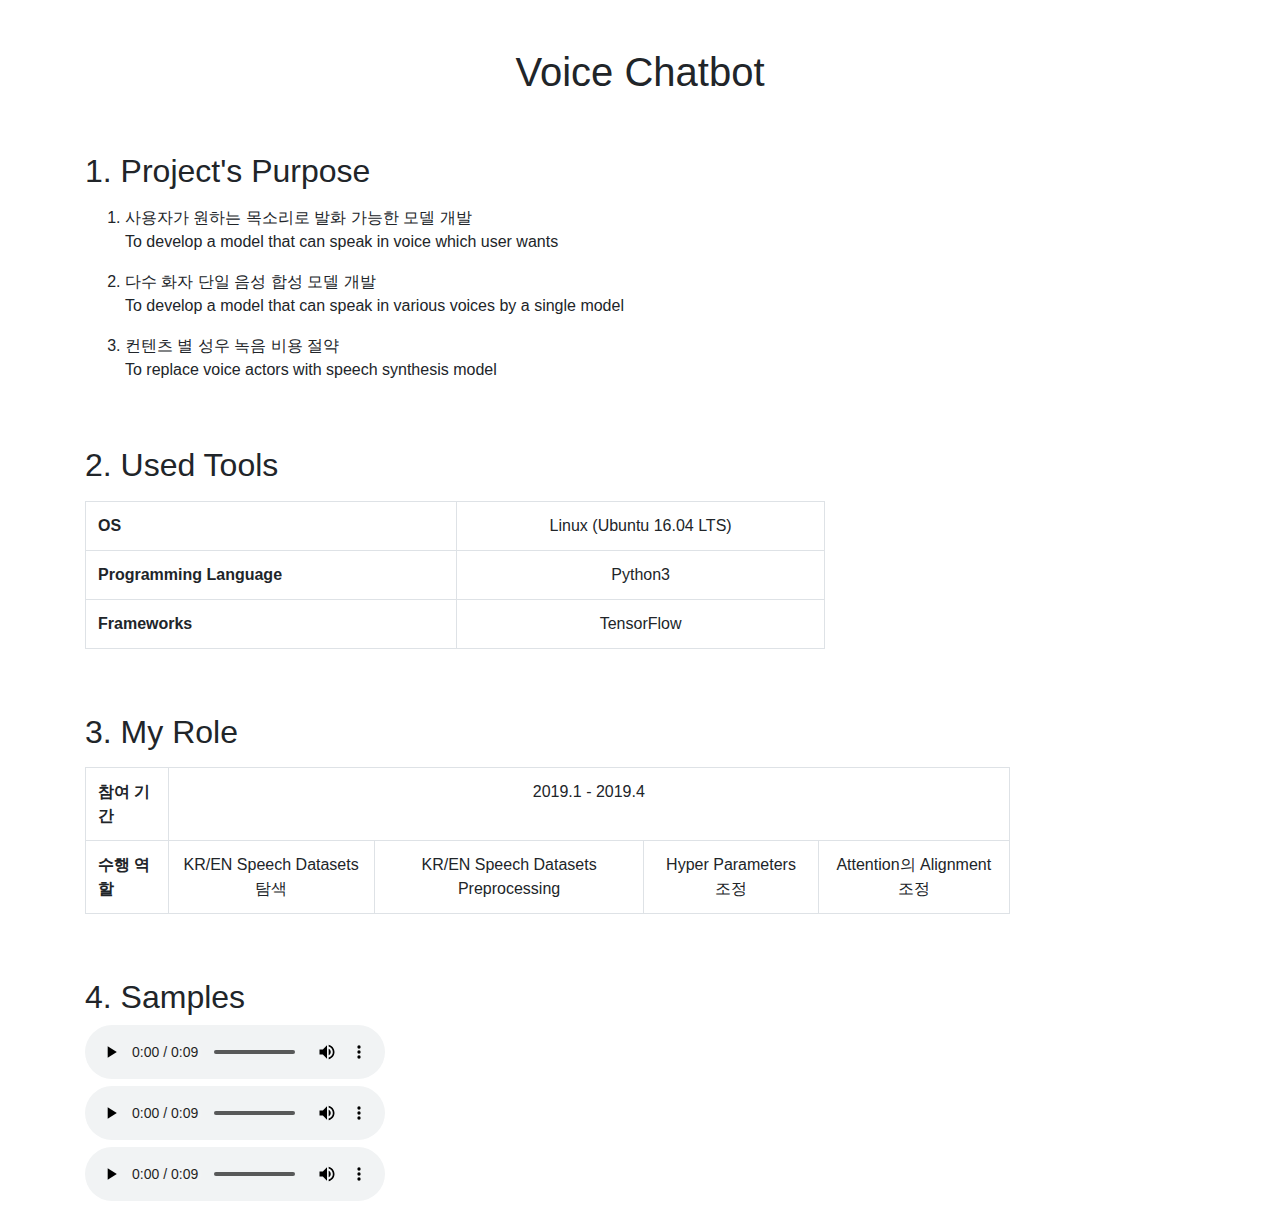
<file: pjt_hbs_multi.html>
<!doctype html>
<html lang="en">
  <head>
    <meta charset="utf-8">
    <meta name="viewport" content="width=device-width, initial-scale=1, shrink-to-fit=no">
    <link rel="stylesheet" href="https://stackpath.bootstrapcdn.com/bootstrap/4.3.1/css/bootstrap.min.css" integrity="sha384-ggOyR0iXCbMQv3Xipma34MD+dH/1fQ784/j6cY/iJTQUOhcWr7x9JvoRxT2MZw1T" crossorigin="anonymous">

    <title>MultiSpeakerSS</title>
  </head>
  <body>
      <div class="container mt-5">
          <div class="row justify-content-center">
            <h1>Voice Chatbot</h1>
          </div>
          <div class="form-group mt-5">
            <h2>1. Project's Purpose</h2>
              <ol class="mt-3">
                <li>사용자가 원하는 목소리로 발화 가능한 모델 개발</li>
                <p>To develop a model that can speak in voice which user wants</p>
                <li>다수 화자 단일 음성 합성 모델 개발</li>
                <p>To develop a model that can speak in various voices by a single model</p>
                <li>컨텐츠 별 성우 녹음 비용 절약</li>
                <p>To replace voice actors with speech synthesis model</p>
              </ol>

          <div class="form-group mt-5">
            <h2 class="pt-3">2. Used Tools</h2>
            <div class="mt-3">
              <table class="table table-bordered col-xl-8">
                <tbody>
                  <tr>
                    <th scope="row">OS</th>
                    <td class="text-center">Linux (Ubuntu 16.04 LTS)</td>
                  </tr>
                  <tr>
                    <th scope="row">Programming Language</th>
                    <td class="text-center" colspan="3">Python3</td>
                  </tr>
                  <tr>
                    <th scope="row">Frameworks</th>
                    <td class="text-center">TensorFlow</td>
                  </tr>
                </tbody>
              </table>
            </div>
          </div>

          <div class="form-group mt-5">
              <h2 class="pt-3">3. My Role</h2>
              <div class="mt-3">
              <table class="table table-bordered col-xl-10">
                  <tbody>
                    <tr>
                      <th scope="row">참여 기간</th>
                      <td class="text-center" colspan="4">2019.1 - 2019.4</td>
                    </tr>
                    <tr>
                      <th scope="row">수행 역할</th>
                      <td class="text-center">KR/EN Speech Datasets 탐색</td>
                      <td class="text-center">KR/EN Speech Datasets Preprocessing</td>
                      <td class="text-center">Hyper Parameters 조정</td>
                      <td class="text-center">Attention의 Alignment 조정</td>
                    </tr>
                  </tbody>
                </table>
              </div>
            </div>

          <div class="form-group mt-5">
            <h2 class="pt-3">4. Samples</h2>
            <audio controls>
              <source src="assets/9_2_1.wav" type="audio/wav">
            </audio>
            <br>
            <audio controls>
              <source src="assets/9_2_2.wav" type="audio/wav">
            </audio>
            <br>
            <audio controls>
              <source src="assets/9_2_3.wav" type="audio/wav">
            </audio>
          </div>
        </div>
    <script src="https://code.jquery.com/jquery-3.3.1.slim.min.js" integrity="sha384-q8i/X+965DzO0rT7abK41JStQIAqVgRVzpbzo5smXKp4YfRvH+8abtTE1Pi6jizo" crossorigin="anonymous"></script>
    <script src="https://cdnjs.cloudflare.com/ajax/libs/popper.js/1.14.7/umd/popper.min.js" integrity="sha384-UO2eT0CpHqdSJQ6hJty5KVphtPhzWj9WO1clHTMGa3JDZwrnQq4sF86dIHNDz0W1" crossorigin="anonymous"></script>
    <script src="https://stackpath.bootstrapcdn.com/bootstrap/4.3.1/js/bootstrap.min.js" integrity="sha384-JjSmVgyd0p3pXB1rRibZUAYoIIy6OrQ6VrjIEaFf/nJGzIxFDsf4x0xIM+B07jRM" crossorigin="anonymous"></script>
  </body>
</html>
</file>
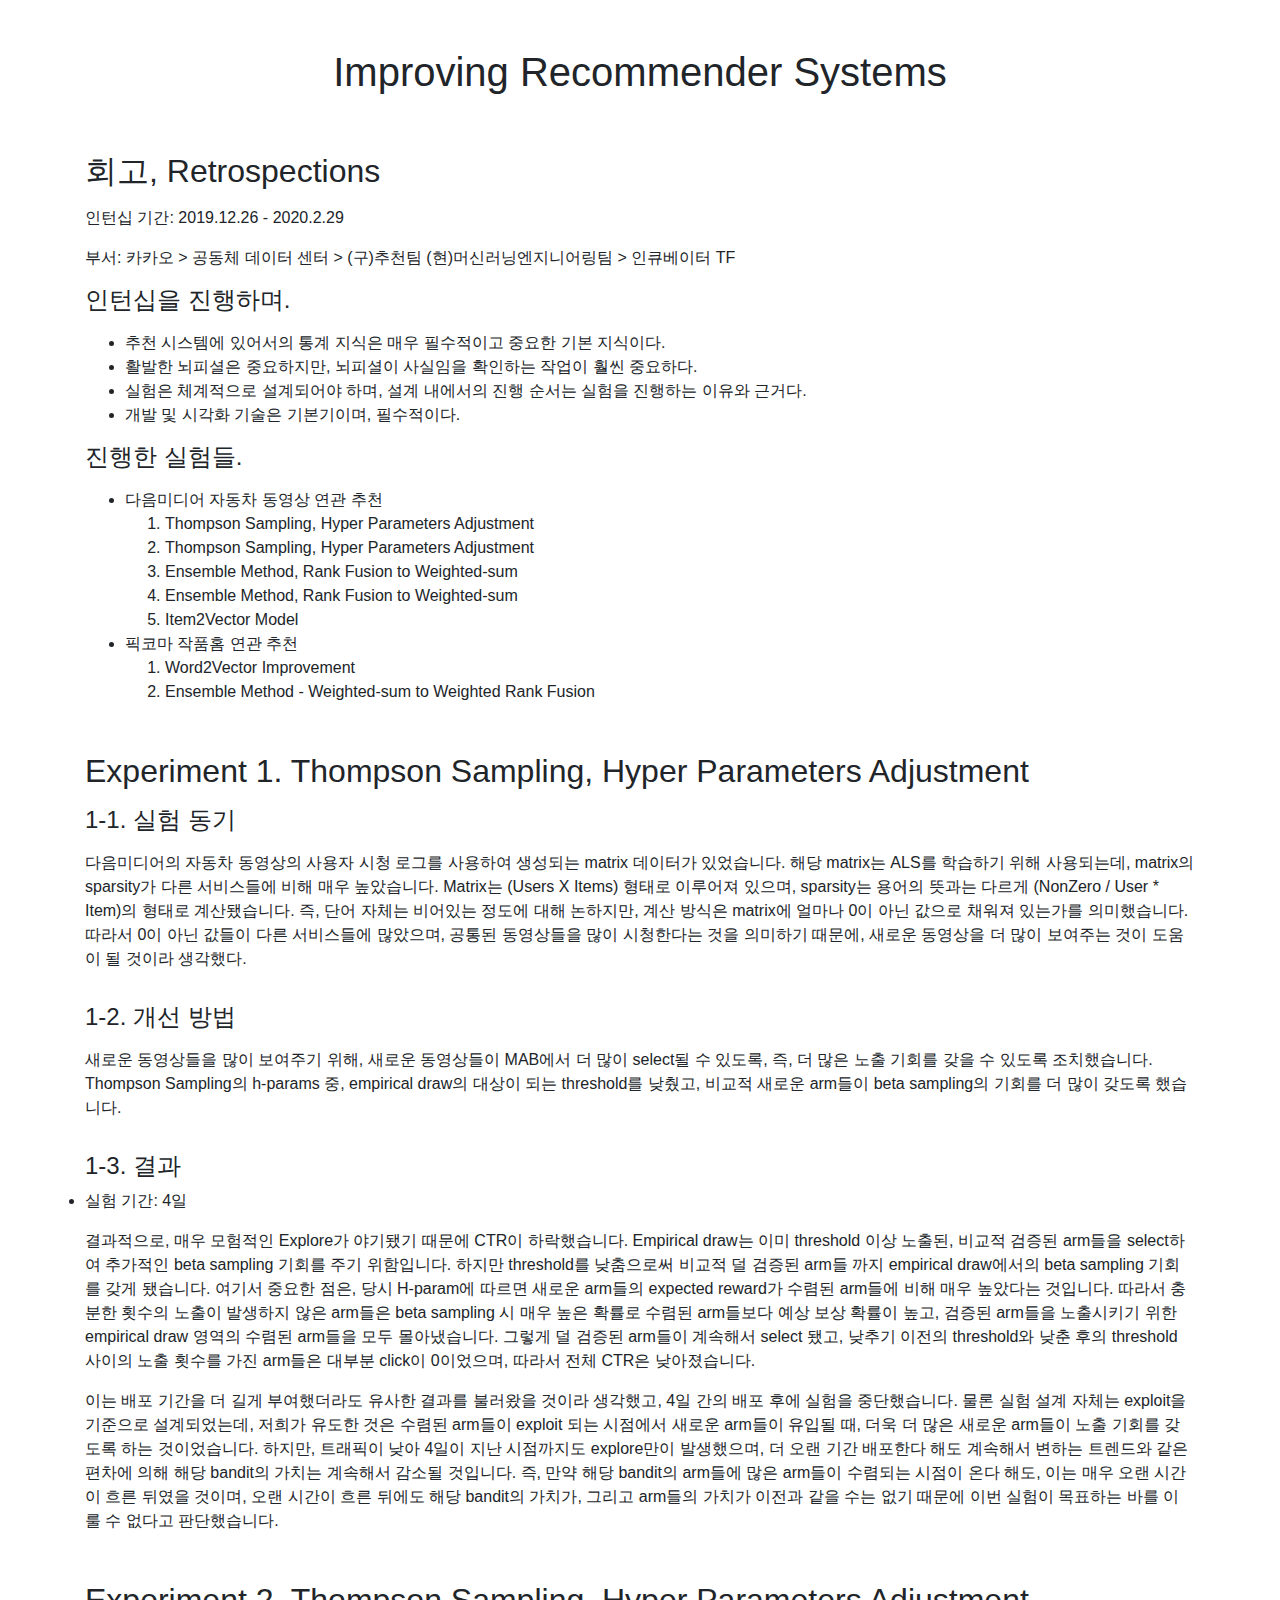
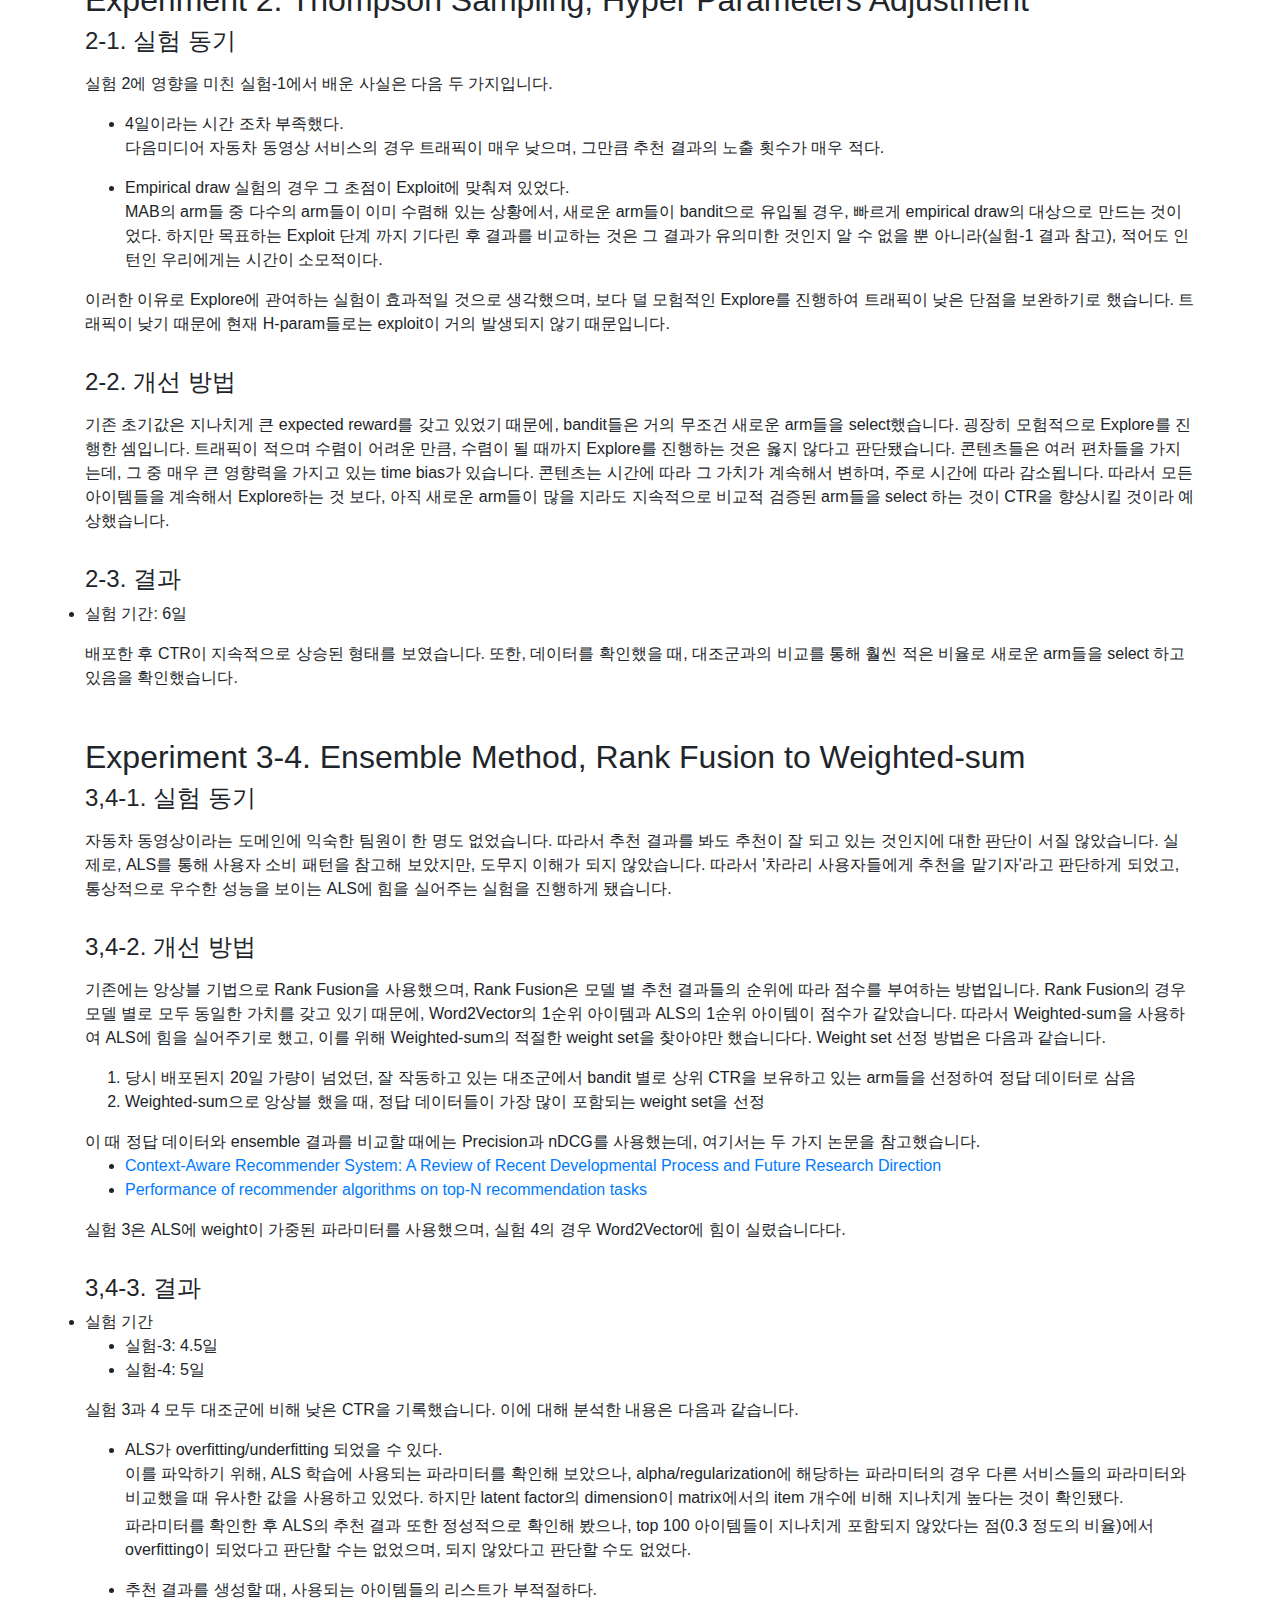
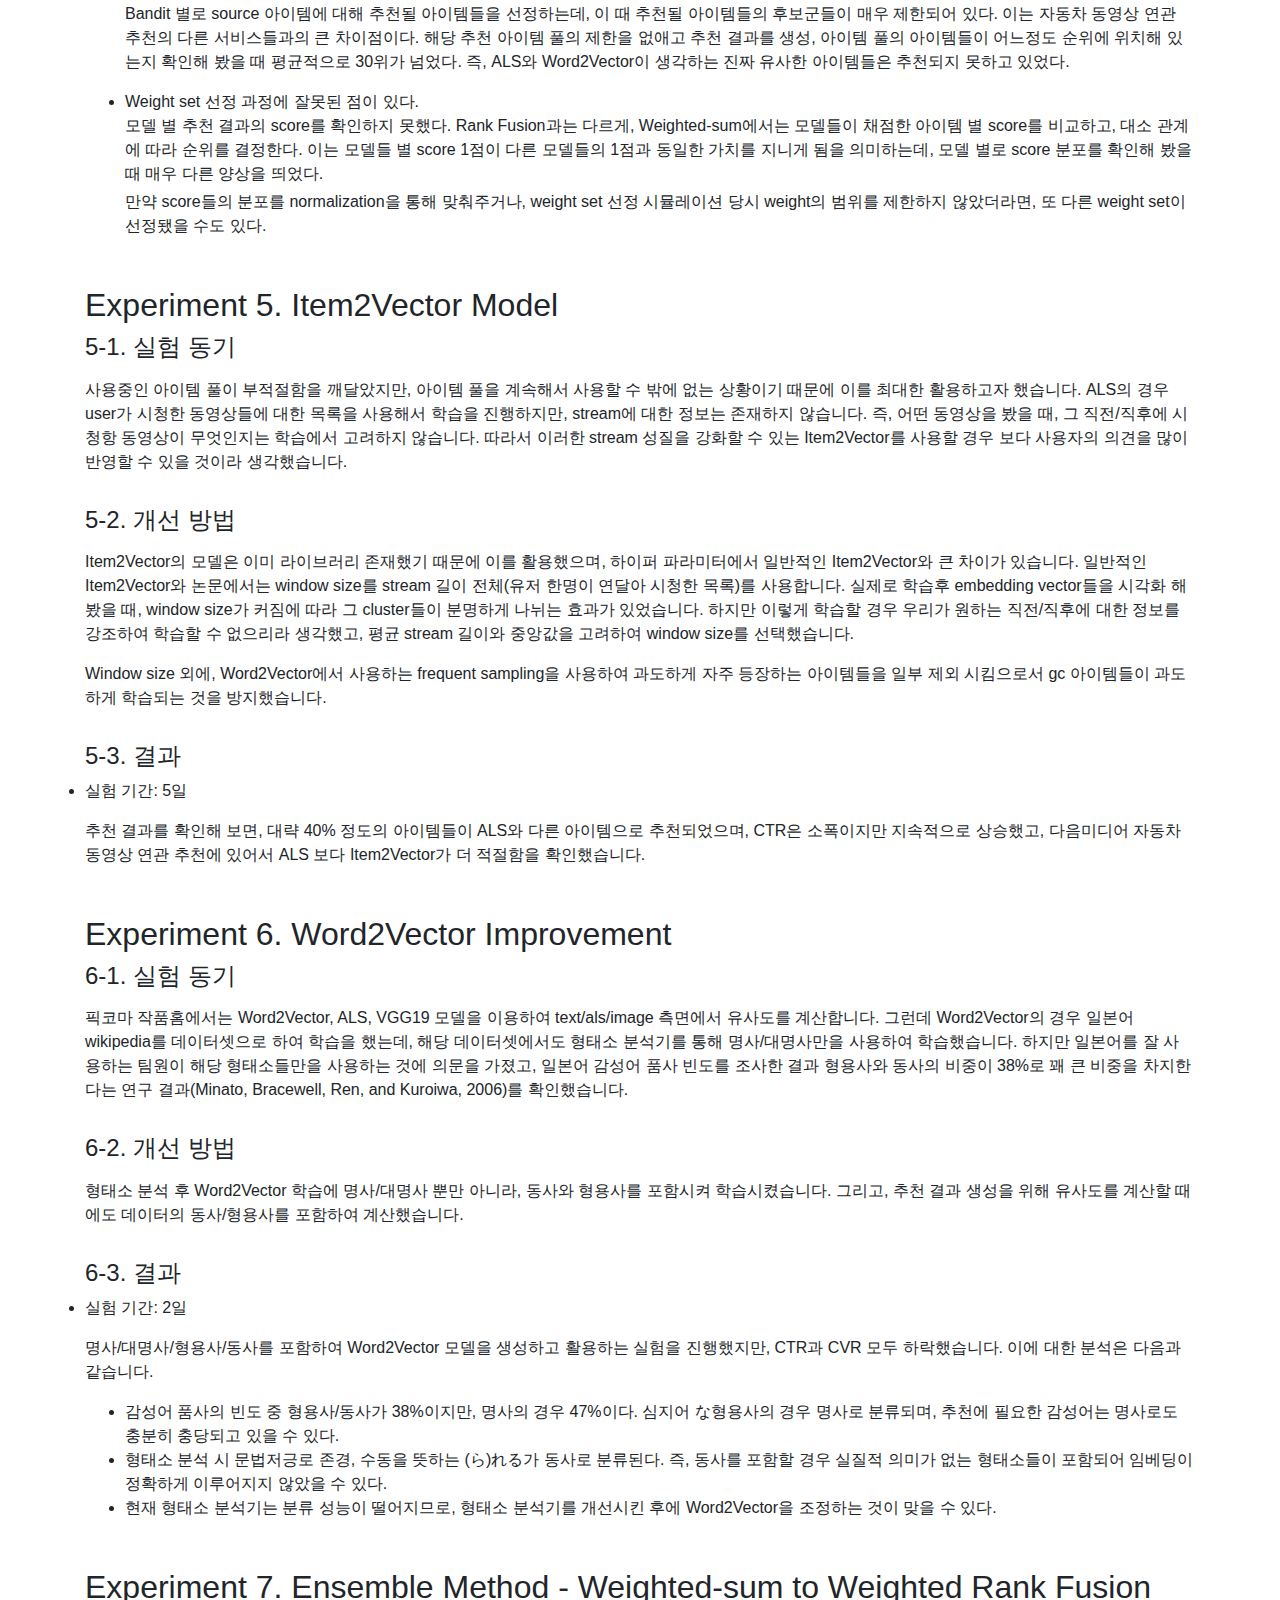
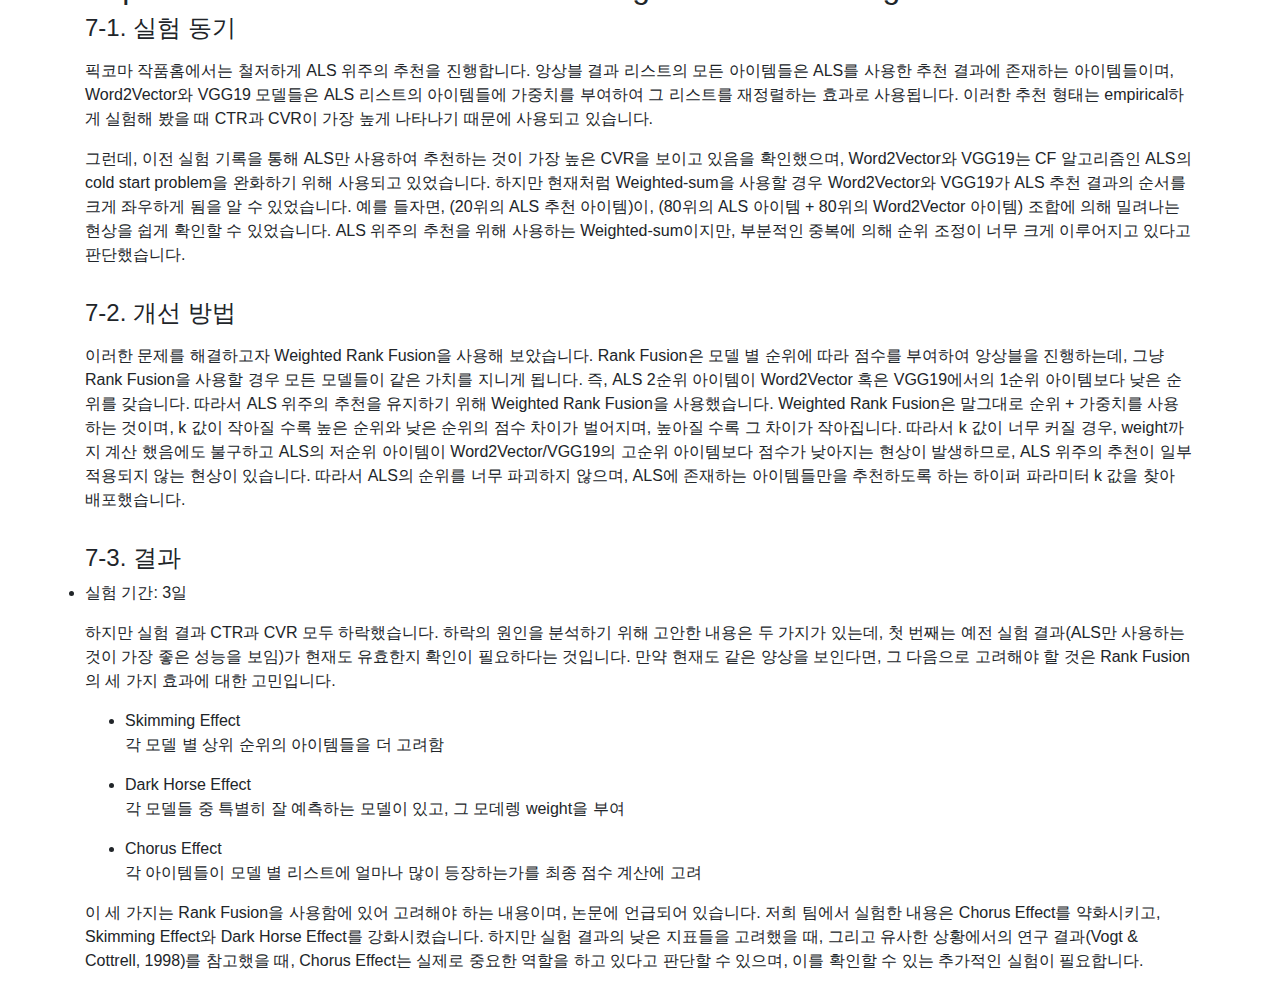
<file: pjt_kakao_intern.html>
<!doctype html>
<html lang="en">

<head>
  <meta charset="utf-8">
  <meta name="viewport" content="width=device-width, initial-scale=1, shrink-to-fit=no">
  <link rel="stylesheet" href="https://stackpath.bootstrapcdn.com/bootstrap/4.3.1/css/bootstrap.min.css"
    integrity="sha384-ggOyR0iXCbMQv3Xipma34MD+dH/1fQ784/j6cY/iJTQUOhcWr7x9JvoRxT2MZw1T" crossorigin="anonymous">

  <title>KakaoInternship</title>
</head>

<body>
  <div class="container mt-5">
    <div class="row justify-content-center">
      <h1>Improving Recommender Systems</h1>
    </div>

    <div class="form-group mt-5">
      <h2 class="mt-3">회고, Retrospections</h2>
      <p class="mt-3">
        인턴십 기간: 2019.12.26 - 2020.2.29
      </p>
      <p class="mt-3">
        부서: 카카오 > 공동체 데이터 센터 > (구)추천팀 (현)머신러닝엔지니어링팀 > 인큐베이터 TF
      </p>
      <h4>인턴십을 진행하며.</h4>
      <ul class="mt-3">
        <li>추천 시스템에 있어서의 통계 지식은 매우 필수적이고 중요한 기본 지식이다.</li>
        <li>활발한 뇌피셜은 중요하지만, 뇌피셜이 사실임을 확인하는 작업이 훨씬 중요하다.</li>
        <li>실험은 체계적으로 설계되어야 하며, 설계 내에서의 진행 순서는 실험을 진행하는 이유와 근거다.</li>
        <li>개발 및 시각화 기술은 기본기이며, 필수적이다.</li>
      </ul>
      <h4>진행한 실험들.</h4>
      <ul class="mt-3">
        <li>다음미디어 자동차 동영상 연관 추천</li>
        <ol>
          <li>Thompson Sampling, Hyper Parameters Adjustment</li>
          <li>Thompson Sampling, Hyper Parameters Adjustment</li>
          <li>Ensemble Method, Rank Fusion to Weighted-sum</li>
          <li>Ensemble Method, Rank Fusion to Weighted-sum</li>
          <li>Item2Vector Model</li>
        </ol>
        <li>픽코마 작품홈 연관 추천</li>
        <ol>
          <li>Word2Vector Improvement</li>
          <li>Ensemble Method - Weighted-sum to Weighted Rank Fusion</li>
        </ol>
      </ul>
    </div>

    <div class="form-group mt-5">
      <h2 class="mt-3">Experiment 1. Thompson Sampling, Hyper Parameters Adjustment</h2>
      <h4 class="mt-3">1-1. 실험 동기</h4>
      <p class="mt-3">
        다음미디어의 자동차 동영상의 사용자 시청 로그를 사용하여 생성되는 matrix 데이터가 있었습니다. 
        해당 matrix는 ALS를 학습하기 위해 사용되는데, matrix의 sparsity가 다른 서비스들에 비해 매우 높았습니다. 
        Matrix는 (Users X Items) 형태로 이루어져 있으며, sparsity는 용어의 뜻과는 다르게 (NonZero / User * Item)의 형태로 계산됐습니다. 
        즉, 단어 자체는 비어있는 정도에 대해 논하지만, 계산 방식은 matrix에 얼마나 0이 아닌 값으로 채워져 있는가를 의미했습니다. 
        따라서 0이 아닌 값들이 다른 서비스들에 많았으며, 공통된 동영상들을 많이 시청한다는 것을 의미하기 때문에, 
        새로운 동영상을 더 많이 보여주는 것이 도움이 될 것이라 생각했다.
      </p>
      <h4 class="pt-3">1-2. 개선 방법</h4>
      <p class="mt-3">
        새로운 동영상들을 많이 보여주기 위해, 새로운 동영상들이 MAB에서 더 많이 select될 수 있도록, 즉, 더 많은 노출 기회를 갖을 수 있도록 조치했습니다. 
        Thompson Sampling의 h-params 중, empirical draw의 대상이 되는 threshold를 낮췄고, 비교적 새로운 arm들이 beta sampling의 기회를 더 많이 갖도록 했습니다.
      </p>
      <h4 class="pt-3">1-3. 결과</h4>
      <li>
        실험 기간: 4일
      </li>
      <p class="mt-3">
        결과적으로, 매우 모험적인 Explore가 야기됐기 때문에 CTR이 하락했습니다. 
        Empirical draw는 이미 threshold 이상 노출된, 비교적 검증된 arm들을 select하여 추가적인 beta sampling 기회를 주기 위함입니다. 
        하지만 threshold를 낮춤으로써 비교적 덜 검증된 arm들 까지 empirical draw에서의 beta sampling 기회를 갖게 됐습니다. 
        여기서 중요한 점은, 당시 H-param에 따르면 새로운 arm들의 expected reward가 수렴된 arm들에 비해 매우 높았다는 것입니다. 
        따라서 충분한 횟수의 노출이 발생하지 않은 arm들은 beta sampling 시 매우 높은 확률로 수렴된 arm들보다 예상 보상 확률이 높고, 
        검증된 arm들을 노출시키기 위한 empirical draw 영역의 수렴된 arm들을 모두 몰아냈습니다. 
        그렇게 덜 검증된 arm들이 계속해서 select 됐고, 낮추기 이전의 threshold와 낮춘 후의 threshold 사이의 노출 횟수를 가진 arm들은 대부분 click이 0이었으며, 
        따라서 전체 CTR은 낮아졌습니다.
      </p>
      <p class="mt-3">
        이는 배포 기간을 더 길게 부여했더라도 유사한 결과를 불러왔을 것이라 생각했고, 4일 간의 배포 후에 실험을 중단했습니다. 
        물론 실험 설계 자체는 exploit을 기준으로 설계되었는데, 저희가 유도한 것은 수렴된 arm들이 exploit 되는 시점에서 새로운 arm들이 유입될 때, 
        더욱 더 많은 새로운 arm들이 노출 기회를 갖도록 하는 것이었습니다. 
        하지만, 트래픽이 낮아 4일이 지난 시점까지도 explore만이 발생했으며, 더 오랜 기간 배포한다 해도 계속해서 변하는 트렌드와 같은 편차에 의해 해당 bandit의 가치는 계속해서 감소될 것입니다. 
        즉, 만약 해당 bandit의 arm들에 많은 arm들이 수렴되는 시점이 온다 해도, 이는 매우 오랜 시간이 흐른 뒤였을 것이며, 
        오랜 시간이 흐른 뒤에도 해당 bandit의 가치가, 그리고 arm들의 가치가 이전과 같을 수는 없기 때문에 이번 실험이 목표하는 바를 이룰 수 없다고 판단했습니다.
      </p>
    </div>
    
    <div class="form-group mt-5">
      <h2 class="mt-3">Experiment 2. Thompson Sampling, Hyper Parameters Adjustment</h2>
      <h4>2-1. 실험 동기</h4>
      <p class="mt-3">
        실험 2에 영향을 미친 실험-1에서 배운 사실은 다음 두 가지입니다.
        <ul>
          <li>
            4일이라는 시간 조차 부족했다.
            <p>다음미디어 자동차 동영상 서비스의 경우 트래픽이 매우 낮으며, 그만큼 추천 결과의 노출 횟수가 매우 적다.</p>
          </li>
          <li>
            Empirical draw 실험의 경우 그 초점이 Exploit에 맞춰져 있었다. 
            <p>
              MAB의 arm들 중 다수의 arm들이 이미 수렴해 있는 상황에서, 새로운 arm들이 bandit으로 유입될 경우, 
              빠르게 empirical draw의 대상으로 만드는 것이었다. 
              하지만 목표하는 Exploit 단계 까지 기다린 후 결과를 비교하는 것은 그 결과가 유의미한 것인지 알 수 없을 뿐 아니라(실험-1 결과 참고), 적어도 인턴인 우리에게는 시간이 소모적이다.
            </p>
          </li>
        </ul>
        이러한 이유로 Explore에 관여하는 실험이 효과적일 것으로 생각했으며, 보다 덜 모험적인 Explore를 진행하여 
        트래픽이 낮은 단점을 보완하기로 했습니다. 트래픽이 낮기 때문에 현재 H-param들로는 exploit이 거의 발생되지 않기 때문입니다.
      </p>
      <h4 class="pt-3">2-2. 개선 방법</h4>
      <p class="mt-3">
        기존 초기값은 지나치게 큰 expected reward를 갖고 있었기 때문에, bandit들은 거의 무조건 새로운 arm들을 select했습니다. 
        굉장히 모험적으로 Explore를 진행한 셈입니다. 
        트래픽이 적으며 수렴이 어려운 만큼, 수렴이 될 때까지 Explore를 진행하는 것은 옳지 않다고 판단됐습니다. 
        콘텐츠들은 여러 편차들을 가지는데, 그 중 매우 큰 영향력을 가지고 있는 time bias가 있습니다. 
        콘텐츠는 시간에 따라 그 가치가 계속해서 변하며, 주로 시간에 따라 감소됩니다. 
        따라서 모든 아이템들을 계속해서 Explore하는 것 보다, 
        아직 새로운 arm들이 많을 지라도 지속적으로 비교적 검증된 arm들을 select 하는 것이 CTR을 향상시킬 것이라 예상했습니다.
      </p>
      <h4 class="pt-3">2-3. 결과</h4>
      <li>
        실험 기간: 6일
      </li>
      <p class="mt-3">
        배포한 후 CTR이 지속적으로 상승된 형태를 보였습니다. 
        또한, 데이터를 확인했을 때, 대조군과의 비교를 통해 훨씬 적은 비율로 새로운 arm들을 select 하고 있음을 확인했습니다.
      </p>
    </div>

    <div class="form-group mt-5">
      <h2 class="mt-3">Experiment 3-4. Ensemble Method, Rank Fusion to Weighted-sum</h2>
      <h4>3,4-1. 실험 동기</h4>
      <p class="mt-3">
        자동차 동영상이라는 도메인에 익숙한 팀원이 한 명도 없었습니다. 
        따라서 추천 결과를 봐도 추천이 잘 되고 있는 것인지에 대한 판단이 서질 않았습니다. 
        실제로, ALS를 통해 사용자 소비 패턴을 참고해 보았지만, 도무지 이해가 되지 않았습니다. 
        따라서 '차라리 사용자들에게 추천을 맡기자'라고 판단하게 되었고, 
        통상적으로 우수한 성능을 보이는 ALS에 힘을 실어주는 실험을 진행하게 됐습니다. 
      </p>
      <h4 class="pt-3">3,4-2. 개선 방법</h4>
      <p class="mt-3">
        기존에는 앙상블 기법으로 Rank Fusion을 사용했으며, 
        Rank Fusion은 모델 별 추천 결과들의 순위에 따라 점수를 부여하는 방법입니다. 
        Rank Fusion의 경우 모델 별로 모두 동일한 가치를 갖고 있기 때문에, Word2Vector의 1순위 아이템과 ALS의 1순위 아이템이 점수가 같았습니다. 
        따라서 Weighted-sum을 사용하여 ALS에 힘을 실어주기로 했고, 
        이를 위해 Weighted-sum의 적절한 weight set을 찾아야만 했습니다다. Weight set 선정 방법은 다음과 같습니다.
        <ol>
          <li>당시 배포된지 20일 가량이 넘었던, 잘 작동하고 있는 대조군에서 bandit 별로 상위 CTR을 보유하고 있는 arm들을 선정하여 정답 데이터로 삼음</li>
          <li>Weighted-sum으로 앙상블 했을 때, 정답 데이터들이 가장 많이 포함되는 weight set을 선정</li>
        </ol>
        이 때 정답 데이터와 ensemble 결과를 비교할 때에는 Precision과 nDCG를 사용했는데, 여기서는 두 가지 논문을 참고했습니다.
        <ul>
          <li><a href="https://www.researchgate.net/publication/321581444_Context-Aware_Recommender_System_A_Review_of_Recent_Developmental_Process_and_Future_Research_Direction" target="_blank">Context-Aware Recommender System: A Review of Recent Developmental Process and Future Research Direction</a></li>
          <li><a href="https://www.researchgate.net/publication/221141030_Performance_of_recommender_algorithms_on_top-N_recommendation_tasks" target="_blank">Performance of recommender algorithms on top-N recommendation tasks</a></li>
        </ul>
        실험 3은 ALS에 weight이 가중된 파라미터를 사용했으며, 실험 4의 경우 Word2Vector에 힘이 실렸습니다다.
      </p>
      <h4 class="pt-3">3,4-3. 결과</h4>
      <li>
        실험 기간
        <ul>
          <li>실험-3: 4.5일</li>
          <li>실험-4: 5일</li>
        </ul>
      </li>
      <p class="mt-3">
        실험 3과 4 모두 대조군에 비해 낮은 CTR을 기록했습니다. 이에 대해 분석한 내용은 다음과 같습니다.
        <ul>
          <li>
            ALS가 overfitting/underfitting 되었을 수 있다.
            <p class="mb-1">
              이를 파악하기 위해, ALS 학습에 사용되는 파라미터를 확인해 보았으나, alpha/regularization에 해당하는 파라미터의 경우 다른 서비스들의 파라미터와 비교했을 때 유사한 값을 사용하고 있었다. 하지만 latent factor의 dimension이 matrix에서의 item 개수에 비해 지나치게 높다는 것이 확인됐다.
            </p>
            <p>
              파라미터를 확인한 후 ALS의 추천 결과 또한 정성적으로 확인해 봤으나, top 100 아이템들이 지나치게 포함되지 않았다는 점(0.3 정도의 비율)에서 overfitting이 되었다고 판단할 수는 없었으며, 되지 않았다고 판단할 수도 없었다.
            </p>
          </li>
          <li>
            추천 결과를 생성할 때, 사용되는 아이템들의 리스트가 부적절하다.
            <p>Bandit 별로 source 아이템에 대해 추천될 아이템들을 선정하는데, 이 때 추천될 아이템들의 후보군들이 매우 제한되어 있다. 이는 자동차 동영상 연관 추천의 다른 서비스들과의 큰 차이점이다. 해당 추천 아이템 풀의 제한을 없애고 추천 결과를 생성, 아이템 풀의 아이템들이 어느정도 순위에 위치해 있는지 확인해 봤을 때 평균적으로 30위가 넘었다. 즉, ALS와 Word2Vector이 생각하는 진짜 유사한 아이템들은 추천되지 못하고 있었다.</p>
          </li>
          <li>
            Weight set 선정 과정에 잘못된 점이 있다.
            <p class="mb-1">
              모델 별 추천 결과의 score를 확인하지 못했다. Rank Fusion과는 다르게, Weighted-sum에서는 모델들이 채점한 아이템 별 score를 비교하고, 대소 관계에 따라 순위를 결정한다. 이는 모델들 별 score 1점이 다른 모델들의 1점과 동일한 가치를 지니게 됨을 의미하는데, 모델 별로 score 분포를 확인해 봤을 때 매우 다른 양상을 띄었다.
            </p>
            <p>
              만약 score들의 분포를 normalization을 통해 맞춰주거나, weight set 선정 시뮬레이션 당시 weight의 범위를 제한하지 않았더라면, 또 다른 weight set이 선정됐을 수도 있다.
            </p>
          </li>
        </ul>
      </p>
    </div>

    <div class="form-group mt-5">
      <h2 class="mt-3">Experiment 5. Item2Vector Model</h2>
      <h4>5-1. 실험 동기</h4>
      <p class="mt-3">
        사용중인 아이템 풀이 부적절함을 깨달았지만, 아이템 풀을 계속해서 사용할 수 밖에 없는 상황이기 때문에 이를 최대한 활용하고자 했습니다. 
        ALS의 경우 user가 시청한 동영상들에 대한 목록을 사용해서 학습을 진행하지만, stream에 대한 정보는 존재하지 않습니다. 
        즉, 어떤 동영상을 봤을 때, 그 직전/직후에 시청항 동영상이 무엇인지는 학습에서 고려하지 않습니다. 
        따라서 이러한 stream 성질을 강화할 수 있는 Item2Vector를 사용할 경우 보다 사용자의 의견을 많이 반영할 수 있을 것이라 생각했습니다.
      </p>
      <h4 class="pt-3">5-2. 개선 방법</h4>
      <p class="mt-3">
        Item2Vector의 모델은 이미 라이브러리 존재했기 때문에 이를 활용했으며, 하이퍼 파라미터에서 일반적인 Item2Vector와 큰 차이가 있습니다. 
        일반적인 Item2Vector와 논문에서는 window size를 stream 길이 전체(유저 한명이 연달아 시청한 목록)를 사용합니다. 
        실제로 학습후 embedding vector들을 시각화 해 봤을 때, window size가 커짐에 따라 그 cluster들이 분명하게 나뉘는 효과가 있었습니다. 
        하지만 이렇게 학습할 경우 우리가 원하는 직전/직후에 대한 정보를 강조하여 학습할 수 없으리라 생각했고, 
        평균 stream 길이와 중앙값을 고려하여 window size를 선택했습니다.
      </p>
      <p>
        Window size 외에, Word2Vector에서 사용하는 frequent sampling을 사용하여 과도하게 자주 등장하는 아이템들을 일부 제외 시킴으로서 
        gc 아이템들이 과도하게 학습되는 것을 방지했습니다. 
      </p>
      <h4 class="pt-3">5-3. 결과</h4>
      <li>
        실험 기간: 5일
      </li>
      <p class="mt-3">
        추천 결과를 확인해 보면, 대략 40% 정도의 아이템들이 ALS와 다른 아이템으로 추천되었으며, 
        CTR은 소폭이지만 지속적으로 상승했고, 다음미디어 자동차 동영상 연관 추천에 있어서 ALS 보다 Item2Vector가 더 적절함을 확인했습니다.
      </p>
    </div>

    <div class="form-group mt-5">
      <h2 class="mt-3">Experiment 6. Word2Vector Improvement</h2>
      <h4>6-1. 실험 동기</h4>
      <p class="mt-3">
        픽코마 작품홈에서는 Word2Vector, ALS, VGG19 모델을 이용하여 text/als/image 측면에서 유사도를 계산합니다. 
        그런데 Word2Vector의 경우 일본어 wikipedia를 데이터셋으로 하여 학습을 했는데, 
        해당 데이터셋에서도 형태소 분석기를 통해 명사/대명사만을 사용하여 학습했습니다. 
        하지만 일본어를 잘 사용하는 팀원이 해당 형태소들만을 사용하는 것에 의문을 가졌고, 
        일본어 감성어 품사 빈도를 조사한 결과 형용사와 동사의 비중이 38%로 꽤 큰 비중을 차지한다는 연구 결과(Minato, Bracewell, Ren, and Kuroiwa, 2006)를 확인했습니다.
      </p>
      <h4 class="pt-3">6-2. 개선 방법</h4>
      <p class="mt-3">
        형태소 분석 후 Word2Vector 학습에 명사/대명사 뿐만 아니라, 동사와 형용사를 포함시켜 학습시켰습니다. 
        그리고, 추천 결과 생성을 위해 유사도를 계산할 때에도 데이터의 동사/형용사를 포함하여 계산했습니다.
      </p>
      <h4 class="pt-3">6-3. 결과</h4>
      <li>
        실험 기간: 2일
      </li>
      <p class="mt-3">
        명사/대명사/형용사/동사를 포함하여 Word2Vector 모델을 생성하고 활용하는 실험을 진행했지만, CTR과 CVR 모두 하락했습니다. 이에 대한 분석은 다음과 같습니다.
        <ul>
          <li>
            감성어 품사의 빈도 중 형용사/동사가 38%이지만, 명사의 경우 47%이다. 심지어 な형용사의 경우 명사로 분류되며, 추천에 필요한 감성어는 명사로도 충분히 충당되고 있을 수 있다.
          </li>
          <li>
            형태소 분석 시 문법저긍로 존경, 수동을 뜻하는 (ら)れる가 동사로 분류된다. 즉, 동사를 포함할 경우 실질적 의미가 없는 형태소들이 포함되어 임베딩이 정확하게 이루어지지 않았을 수 있다.
          </li>
          <li>
            현재 형태소 분석기는 분류 성능이 떨어지므로, 형태소 분석기를 개선시킨 후에 Word2Vector을 조정하는 것이 맞을 수 있다.
          </li>
        </ul>
      </p>
    </div>

    <div class="form-group mt-5">
      <h2 class="mt-3">Experiment 7. Ensemble Method - Weighted-sum to Weighted Rank Fusion</h2>
      <h4>7-1. 실험 동기</h4>
      <p class="mt-3">
        픽코마 작품홈에서는 철저하게 ALS 위주의 추천을 진행합니다. 
        앙상블 결과 리스트의 모든 아이템들은 ALS를 사용한 추천 결과에 존재하는 아이템들이며, 
        Word2Vector와 VGG19 모델들은 ALS 리스트의 아이템들에 가중치를 부여하여 그 리스트를 재정렬하는 효과로 사용됩니다. 
        이러한 추천 형태는 empirical하게 실험해 봤을 때 CTR과 CVR이 가장 높게 나타나기 때문에 사용되고 있습니다.
      </p>
      <p>
        그런데, 이전 실험 기록을 통해 ALS만 사용하여 추천하는 것이 가장 높은 CVR을 보이고 있음을 확인했으며, 
        Word2Vector와 VGG19는 CF 알고리즘인 ALS의 cold start problem을 완화하기 위해 사용되고 있었습니다. 
        하지만 현재처럼 Weighted-sum을 사용할 경우 Word2Vector와 VGG19가 ALS 추천 결과의 순서를 크게 좌우하게 됨을 알 수 있었습니다. 
        예를 들자면, (20위의 ALS 추천 아이템)이, (80위의 ALS 아이템 + 80위의 Word2Vector 아이템) 조합에 의해 밀려나는 현상을 쉽게 확인할 수 있었습니다. 
        ALS 위주의 추천을 위해 사용하는 Weighted-sum이지만, 부분적인 중복에 의해 순위 조정이 너무 크게 이루어지고 있다고 판단했습니다.
      </p>
      <h4 class="pt-3">7-2. 개선 방법</h4>
      <p class="mt-3">
        이러한 문제를 해결하고자 Weighted Rank Fusion을 사용해 보았습니다. 
        Rank Fusion은 모델 별 순위에 따라 점수를 부여하여 앙상블을 진행하는데, 그냥 Rank Fusion을 사용할 경우 모든 모델들이 같은 가치를 지니게 됩니다. 
        즉, ALS 2순위 아이템이 Word2Vector 혹은 VGG19에서의 1순위 아이템보다 낮은 순위를 갖습니다. 
        따라서 ALS 위주의 추천을 유지하기 위해 Weighted Rank Fusion을 사용했습니다. 
        Weighted Rank Fusion은 말그대로 순위 + 가중치를 사용하는 것이며, 
        k 값이 작아질 수록 높은 순위와 낮은 순위의 점수 차이가 벌어지며, 높아질 수록 그 차이가 작아집니다. 
        따라서 k 값이 너무 커질 경우, 
        weight까지 계산 했음에도 불구하고 ALS의 저순위 아이템이 Word2Vector/VGG19의 고순위 아이템보다 점수가 낮아지는 현상이 발생하므로, 
        ALS 위주의 추천이 일부 적용되지 않는 현상이 있습니다. 
        따라서 ALS의 순위를 너무 파괴하지 않으며, ALS에 존재하는 아이템들만을 추천하도록 하는 하이퍼 파라미터 k 값을 찾아 배포했습니다.
      </p>
      <h4 class="pt-3">7-3. 결과</h4>
      <li>
        실험 기간: 3일
      </li>
      <p class="mt-3">
        하지만 실험 결과 CTR과 CVR 모두 하락했습니다. 
        하락의 원인을 분석하기 위해 고안한 내용은 두 가지가 있는데, 
        첫 번째는 예전 실험 결과(ALS만 사용하는 것이 가장 좋은 성능을 보임)가 현재도 유효한지 확인이 필요하다는 것입니다.
        만약 현재도 같은 양상을 보인다면, 그 다음으로 고려해야 할 것은 Rank Fusion의 세 가지 효과에 대한 고민입니다.
        <ul>
          <li>
            Skimming Effect
            <p>각 모델 별 상위 순위의 아이템들을 더 고려함</p>
          </li>
          <li>
            Dark Horse Effect
            <p>각 모델들 중 특별히 잘 예측하는 모델이 있고, 그 모데렝 weight을 부여</p>
          </li>
          <li>
            Chorus Effect
            <p>각 아이템들이 모델 별 리스트에 얼마나 많이 등장하는가를 최종 점수 계산에 고려</p>
          </li>
        </ul>  
        이 세 가지는 Rank Fusion을 사용함에 있어 고려해야 하는 내용이며, 논문에 언급되어 있습니다. 
        저희 팀에서 실험한 내용은 Chorus Effect를 약화시키고, Skimming Effect와 Dark Horse Effect를 강화시켰습니다. 
        하지만 실험 결과의 낮은 지표들을 고려했을 때, 그리고 유사한 상황에서의 연구 결과(Vogt & Cottrell, 1998)를 참고했을 때, 
        Chorus Effect는 실제로 중요한 역할을 하고 있다고 판단할 수 있으며, 이를 확인할 수 있는 추가적인 실험이 필요합니다.
      </p>
    </div>

  </div>
  <script src="https://code.jquery.com/jquery-3.3.1.slim.min.js"
    integrity="sha384-q8i/X+965DzO0rT7abK41JStQIAqVgRVzpbzo5smXKp4YfRvH+8abtTE1Pi6jizo" crossorigin="anonymous">
  </script>
  <script src="https://cdnjs.cloudflare.com/ajax/libs/popper.js/1.14.7/umd/popper.min.js"
    integrity="sha384-UO2eT0CpHqdSJQ6hJty5KVphtPhzWj9WO1clHTMGa3JDZwrnQq4sF86dIHNDz0W1" crossorigin="anonymous">
  </script>
  <script src="https://stackpath.bootstrapcdn.com/bootstrap/4.3.1/js/bootstrap.min.js"
    integrity="sha384-JjSmVgyd0p3pXB1rRibZUAYoIIy6OrQ6VrjIEaFf/nJGzIxFDsf4x0xIM+B07jRM" crossorigin="anonymous">
  </script>
</body>

</html>
</file>
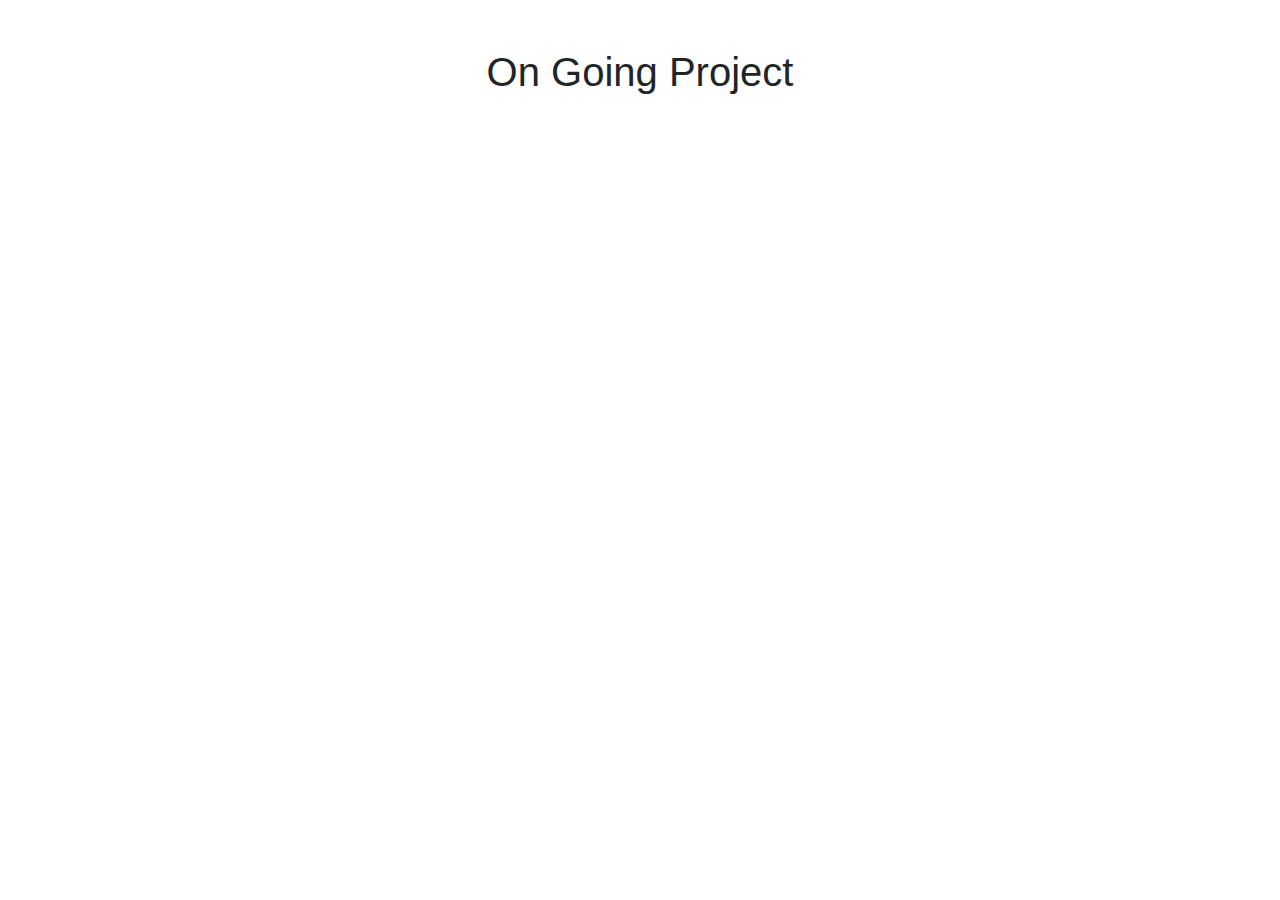
<file: pjt_tf2_tuto.html>
<!doctype html>
<html lang="ko">
  <head>
    <meta charset="utf-8">
    <meta name="viewport" content="width=device-width, initial-scale=1, shrink-to-fit=no">
    <link rel="stylesheet" href="https://stackpath.bootstrapcdn.com/bootstrap/4.3.1/css/bootstrap.min.css" integrity="sha384-ggOyR0iXCbMQv3Xipma34MD+dH/1fQ784/j6cY/iJTQUOhcWr7x9JvoRxT2MZw1T" crossorigin="anonymous">

    <title>TF 2.0</title>
  </head>
  <body>
    <div class="container mt-5">
      <div class="row justify-content-center">
          <h1>On Going Project</h1>
      </div>
    </div>

    <script src="https://code.jquery.com/jquery-3.3.1.slim.min.js" integrity="sha384-q8i/X+965DzO0rT7abK41JStQIAqVgRVzpbzo5smXKp4YfRvH+8abtTE1Pi6jizo" crossorigin="anonymous"></script>
    <script src="https://cdnjs.cloudflare.com/ajax/libs/popper.js/1.14.7/umd/popper.min.js" integrity="sha384-UO2eT0CpHqdSJQ6hJty5KVphtPhzWj9WO1clHTMGa3JDZwrnQq4sF86dIHNDz0W1" crossorigin="anonymous"></script>
    <script src="https://stackpath.bootstrapcdn.com/bootstrap/4.3.1/js/bootstrap.min.js" integrity="sha384-JjSmVgyd0p3pXB1rRibZUAYoIIy6OrQ6VrjIEaFf/nJGzIxFDsf4x0xIM+B07jRM" crossorigin="anonymous"></script>
  </body>
</html>
</file>
<file: css/resume.min.css>
/*!
 * Start Bootstrap - Resume v5.0.7 (https://startbootstrap.com/template-overviews/resume)
 * Copyright 2013-2019 Start Bootstrap
 * Licensed under MIT (https://github.com/BlackrockDigital/startbootstrap-resume/blob/master/LICENSE)
 */body{font-family:Muli,-apple-system,BlinkMacSystemFont,'Segoe UI',Roboto,'Helvetica Neue',Arial,sans-serif,'Apple Color Emoji','Segoe UI Emoji','Segoe UI Symbol','Noto Color Emoji';padding-top:54px;color:#868e96}@media (min-width:992px){body{padding-top:0;padding-left:17rem}}h1,h2,h3,h4,h5,h6{font-family:'Saira Extra Condensed',-apple-system,BlinkMacSystemFont,'Segoe UI',Roboto,'Helvetica Neue',Arial,sans-serif,'Apple Color Emoji','Segoe UI Emoji','Segoe UI Symbol','Noto Color Emoji';font-weight:700;color:#343a40}h1{font-size:6rem;line-height:5.5rem}h2{font-size:3.5rem}h3{font-size:2rem}p.lead{font-size:1.15rem;font-weight:400}.subheading{font-weight:500;font-family:'Saira Extra Condensed',-apple-system,BlinkMacSystemFont,'Segoe UI',Roboto,'Helvetica Neue',Arial,sans-serif,'Apple Color Emoji','Segoe UI Emoji','Segoe UI Symbol','Noto Color Emoji';font-size:1.5rem}.social-icons a{display:inline-block;height:3.5rem;width:3.5rem;background-color:#495057;color:#fff!important;border-radius:100%;text-align:center;font-size:1.5rem;line-height:3.5rem;margin-right:1rem}.social-icons a:last-child{margin-right:0}.social-icons a:hover{background-color:#2e4049}.dev-icons{font-size:3rem}.dev-icons .list-inline-item i:hover{color:#2e4049}#sideNav .navbar-nav .nav-item .nav-link{font-weight:800;letter-spacing:.05rem;}#sideNav .navbar-toggler:focus{outline-color:#2e4049}@media (min-width:992px){#sideNav{text-align:center;position:fixed;top:0;left:0;display:-webkit-box;display:-ms-flexbox;display:flex;-webkit-box-orient:vertical;-webkit-box-direction:normal;-ms-flex-direction:column;flex-direction:column;width:17rem;height:100vh}#sideNav .navbar-brand{display:-webkit-box;display:-ms-flexbox;display:flex;margin:auto auto 0;padding:.5rem}#sideNav .navbar-brand .img-profile{max-width:10rem;max-height:10rem;border:.5rem solid rgba(255,255,255,.2)}#sideNav .navbar-collapse{display:-webkit-box;display:-ms-flexbox;display:flex;-webkit-box-align:start;-ms-flex-align:start;align-items:flex-start;-webkit-box-flex:0;-ms-flex-positive:0;flex-grow:0;width:100%;margin-bottom:auto}#sideNav .navbar-collapse .navbar-nav{-webkit-box-orient:vertical;-webkit-box-direction:normal;-ms-flex-direction:column;flex-direction:column;width:100%}#sideNav .navbar-collapse .navbar-nav .nav-item{display:block}#sideNav .navbar-collapse .navbar-nav .nav-item .nav-link{display:block}}section.resume-section{padding-top:5rem!important;padding-bottom:5rem!important;max-width:75rem}section.resume-section .resume-item .resume-date{min-width:none}@media (min-width:768px){section.resume-section{min-height:100vh}section.resume-section .resume-item .resume-date{min-width:18rem}}@media (min-width:992px){section.resume-section{padding-top:3rem!important;padding-bottom:3rem!important}}.bg-primary{background-color:#2e4049!important}.text-primary{color:#2e4049!important}a{color:#2e4049}a:active,a:focus,a:hover{color:#2e4049}
</file>
